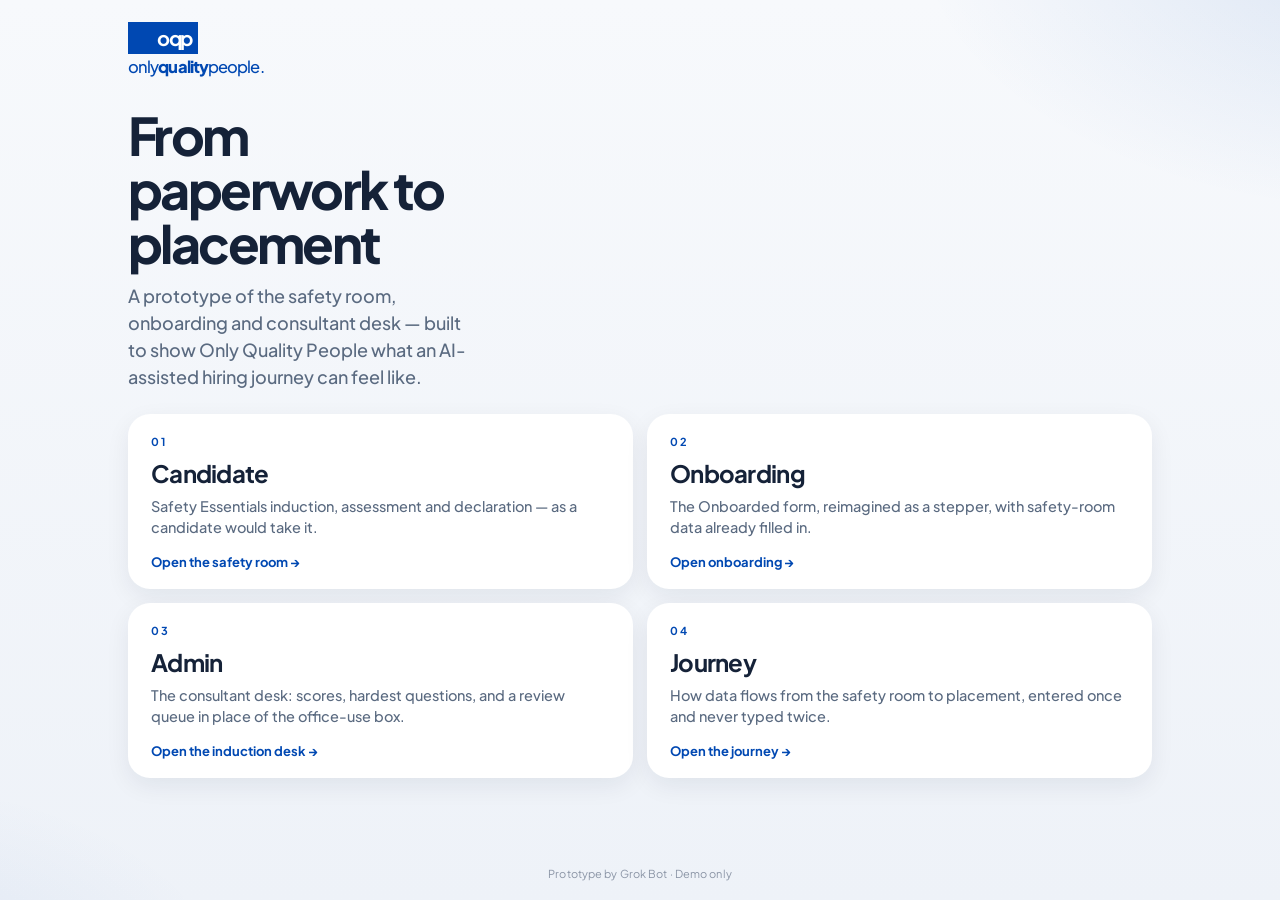
<file: index.html>
<!DOCTYPE html>
<html lang="en-AU">
<head>
<meta charset="UTF-8">
<meta name="viewport" content="width=device-width, initial-scale=1">
<meta name="robots" content="noindex, nofollow">
<title>Only Quality People · Prototype</title>
<link rel="stylesheet" href="theme.css">
<style>
body{min-height:100dvh;display:flex;flex-direction:column}
.page{flex:1;width:100%;max-width:1080px;margin:0 auto;padding:22px 28px 28px;display:flex;flex-direction:column}
.hero{margin:4px 0 24px;max-width:22em}
h1{margin:0 0 12px;font-size:clamp(36px,4.8vw,52px);letter-spacing:-.05em;color:var(--ink);font-weight:750;line-height:1.04}
.sub{margin:0;font-size:18px;color:var(--muted);font-weight:500;line-height:1.5}
.grid{display:grid;grid-template-columns:1fr 1fr;gap:14px}
a.tile{display:flex;flex-direction:column;justify-content:space-between;min-height:168px;background:#fff;border-radius:22px;padding:20px 22px 18px;text-decoration:none;color:inherit;box-shadow:var(--shadow-soft);border:1px solid transparent;transition:transform .18s ease, box-shadow .18s ease, border-color .18s ease}
a.tile:hover{transform:translateY(-2px);box-shadow:var(--shadow);border-color:var(--blue-soft)}
a.tile .n{font-size:11px;font-weight:700;letter-spacing:.14em;text-transform:uppercase;color:var(--blue)}
a.tile h2{margin:10px 0 8px;font-size:24px;letter-spacing:-.03em;color:var(--ink)}
a.tile p{margin:0;font-size:14.5px;color:var(--muted);line-height:1.45;font-weight:500}
a.tile .go{margin-top:16px;font-size:13px;font-weight:700;color:var(--blue)}
@media(max-width:700px){.grid{grid-template-columns:1fr}.page{padding:22px 18px}.hero{max-width:none}}
@media(prefers-reduced-motion:reduce){a.tile:hover{transform:none}}
</style>
</head>
<body>
  <div class="page">
    <header class="site-header">
      <a class="logo" href="index.html" aria-label="onlyqualitypeople">
        <span class="logo-mark">oqp</span>
        <span class="logo-word">only<b>quality</b>people.</span>
      </a>
    </header>
    <div class="hero">
      <h1>From paperwork to placement</h1>
      <p class="sub">A prototype of the safety room, onboarding and consultant desk — built to show Only Quality People what an AI-assisted hiring journey can feel like.</p>
    </div>
    <div class="grid">
      <a class="tile" href="candidate.html">
        <div><div class="n">01</div><h2>Candidate</h2><p>Safety Essentials induction, assessment and declaration — as a candidate would take it.</p></div>
        <span class="go">Open the safety room →</span>
      </a>
      <a class="tile" href="onboarding.html">
        <div><div class="n">02</div><h2>Onboarding</h2><p>The Onboarded form, reimagined as a stepper, with safety-room data already filled in.</p></div>
        <span class="go">Open onboarding →</span>
      </a>
      <a class="tile" href="admin.html">
        <div><div class="n">03</div><h2>Admin</h2><p>The consultant desk: scores, hardest questions, and a review queue in place of the office-use box.</p></div>
        <span class="go">Open the induction desk →</span>
      </a>
      <a class="tile" href="journey.html">
        <div><div class="n">04</div><h2>Journey</h2><p>How data flows from the safety room to placement, entered once and never typed twice.</p></div>
        <span class="go">Open the journey →</span>
      </a>
    </div>
  </div>
  <footer class="credit">Prototype by Grok Bot · Demo only</footer>
</body>
</html>
</file>
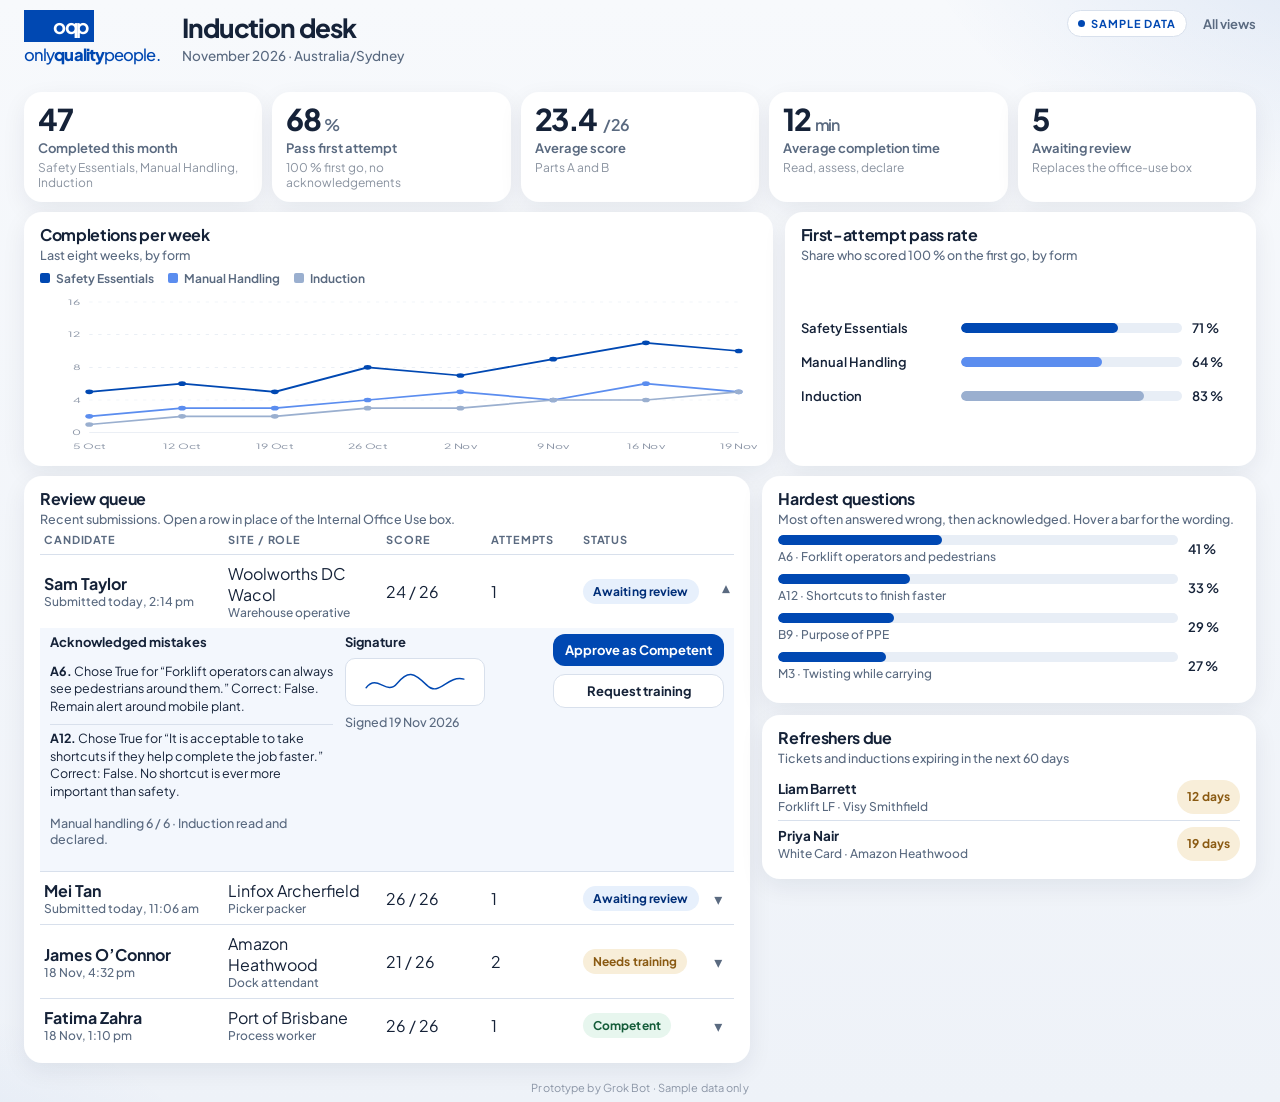
<file: admin.html>
<!DOCTYPE html>
<html lang="en-AU">
<head>
<meta charset="UTF-8">
<meta name="viewport" content="width=device-width, initial-scale=1">
<meta name="robots" content="noindex, nofollow">
<title>Induction desk · Only Quality People</title>
<link rel="stylesheet" href="theme.css">
<style>
body{color:var(--ink)}
.page{max-width:1520px;margin:0 auto;padding:16px 28px 16px;min-height:100dvh;display:flex;flex-direction:column}
.titles{display:flex;flex-direction:column;justify-content:flex-end}
.page > .credit{padding:10px 0 0}
.titles h1{margin:0;font-size:26px;letter-spacing:-.04em;color:var(--ink);font-weight:750}
.titles p{margin:3px 0 0;color:var(--muted);font-size:13.5px;font-weight:500}
.tag{display:inline-flex;align-items:center;gap:6px;font-size:11px;font-weight:700;letter-spacing:.08em;text-transform:uppercase;color:var(--blue);background:#fff;border:1px solid var(--line);border-radius:999px;padding:6px 10px}
.tag i{width:7px;height:7px;border-radius:50%;background:var(--blue);display:inline-block}
.header-left{display:flex;align-items:flex-end;gap:22px}

.kpis{display:grid;grid-template-columns:repeat(5,1fr);gap:12px;margin-bottom:14px}
.kpi{background:#fff;border-radius:18px;padding:16px 18px;box-shadow:var(--shadow-soft)}
.kpi .n{font-size:36px;font-weight:750;letter-spacing:-.05em;color:var(--ink);line-height:1}
.kpi .n small{font-size:16px;font-weight:600;margin-left:.2em;color:var(--muted)}
.kpi .l{margin-top:8px;font-size:13px;font-weight:650;color:var(--muted)}
.kpi .d{margin-top:4px;font-size:12px;color:#8a93a0}

.grid{display:grid;grid-template-columns:1.35fr .85fr;gap:12px;margin-bottom:12px;align-items:stretch}
.lower{display:grid;grid-template-columns:1.25fr .85fr;gap:12px;margin-bottom:8px;align-items:stretch;flex:1}
.stack{display:grid;gap:12px;align-content:start}
.card{background:#fff;border-radius:18px;padding:16px 20px 16px;box-shadow:var(--shadow-soft);display:flex;flex-direction:column;min-height:0}
.card h2{margin:0 0 2px;font-size:16px;letter-spacing:-.02em;color:var(--ink)}
.card .cap{margin:0 0 12px;font-size:12.5px;color:var(--muted);font-weight:500}

.legend{display:flex;gap:14px;flex-wrap:wrap;margin:0 0 8px;font-size:12px;font-weight:650;color:var(--muted)}
.legend span{display:flex;align-items:center;gap:6px}
.sw{width:10px;height:10px;border-radius:2px;display:inline-block}
.chart-wrap{position:relative;flex:1;min-height:240px}
.chart{position:absolute;inset:0;width:100%;height:100%;display:block}
.tip{position:absolute;background:var(--ink);color:#fff;font-size:12px;font-weight:600;line-height:1.4;padding:8px 10px;border-radius:8px;pointer-events:none;opacity:0;transform:translate(-50%,-120%);transition:opacity .12s ease;white-space:nowrap;z-index:4}
.tip.on{opacity:1}
.hot{cursor:pointer}

.fill-bars{display:flex;flex-direction:column;justify-content:space-evenly;flex:1;min-height:140px}
.bar-row{display:grid;grid-template-columns:150px 1fr 48px;gap:10px;align-items:center;margin:0;font-size:13px;font-weight:600;color:var(--ink)}
.bar-track{height:10px;background:var(--paper-2);border-radius:99px;overflow:hidden}
.bar-fill{height:100%;border-radius:99px;background:var(--blue)}
.hard .bar-row{grid-template-columns:1fr 52px;position:relative;margin:0 0 10px;cursor:default}
.qtip{position:absolute;left:0;bottom:calc(100% + 6px);background:var(--ink);color:#fff;font-size:12px;font-weight:500;line-height:1.4;padding:8px 10px;border-radius:8px;width:max(240px,100%);max-width:360px;opacity:0;pointer-events:none;transform:translateY(4px);transition:opacity .15s ease, transform .15s ease;z-index:3}
.hard .bar-row:hover .qtip,.hard .bar-row:focus-within .qtip{opacity:1;transform:none}

.due{display:grid;gap:0}
.due .row{display:grid;grid-template-columns:1fr auto;gap:8px;padding:8px 0;border-top:1px solid var(--line);font-size:13.5px}
.due .row:first-child{border-top:0}
.due strong{display:block;color:var(--ink);font-weight:700}
.due .m{color:var(--muted);font-size:12px;font-weight:500}

.qhead{display:grid;grid-template-columns:1.3fr 1.1fr .7fr .6fr .9fr 16px;gap:12px;padding:0 4px 8px;font-size:11px;font-weight:700;letter-spacing:.08em;text-transform:uppercase;color:var(--muted)}
.qrow{border-top:1px solid var(--line)}
.qsum{display:grid;grid-template-columns:1.3fr 1.1fr .7fr .6fr .9fr 16px;gap:12px;padding:10px 4px;width:100%;background:none;border:0;text-align:left;cursor:pointer;font:inherit;color:inherit;align-items:center}
.qsum:hover{background:var(--blue-mist)}
.qsum .name{font-weight:700;color:var(--ink)}
.qsum .sub{display:block;font-size:12px;color:var(--muted);font-weight:500}
.chev{transition:transform .2s ease;color:var(--muted)}
.qrow.open .chev{transform:rotate(180deg)}
.qbody{display:none;padding:0 4px 14px 4px;background:var(--blue-mist)}
.qrow.open .qbody{display:block}
.detail{display:grid;grid-template-columns:1.3fr .9fr auto;gap:18px;align-items:start;padding:10px 8px}
.detail h3{margin:0 0 8px;font-size:13px;color:var(--ink)}
.acks{margin:0;padding:0;list-style:none;display:grid;gap:8px;font-size:13.5px;line-height:1.45}
.acks li{padding:8px 0;border-top:1px solid var(--line)}
.acks li:first-child{border-top:0}
.sigthumb{width:160px;height:64px;background:#fff;border:1px solid var(--line);border-radius:10px;display:block}
.btns{display:flex;flex-direction:column;gap:8px}
.btns button{appearance:none;border:0;border-radius:12px;padding:10px 14px;font-weight:700;cursor:pointer;font-size:13px}
.btns .yes{background:var(--blue);color:#fff}
.btns .no{background:#fff;color:var(--ink);border:1px solid var(--line)}
@media(max-height:960px){
  .page{padding:10px 24px 8px}
  .kpis{margin-bottom:10px;gap:10px}
  .kpi{padding:12px 14px}
  .kpi .n{font-size:30px}
  .kpi .l{margin-top:6px}
  .chart-wrap{min-height:160px;height:160px;max-height:160px}
  .fill-bars{min-height:0;justify-content:center;gap:18px}
  .grid{margin-bottom:10px}
  .card{padding:12px 16px}
  .card .cap{margin:0 0 8px}
  .qsum{padding:8px 4px}
  .qbody{padding:0 4px 10px}
  .detail{padding:6px 6px;gap:12px}
  .acks{gap:4px;font-size:12.5px;line-height:1.4}
  .acks li{padding:5px 0}
  .sigthumb{width:140px;height:48px}
  .btns button{padding:8px 12px}
  .due .row{padding:6px 0}
}
@media(max-width:1100px){
  .kpis{grid-template-columns:repeat(3,1fr)}
  .grid,.lower{grid-template-columns:1fr}
  .qhead,.qsum{grid-template-columns:1.2fr 1fr .8fr 16px}
  .qhead span:nth-child(3),.qhead span:nth-child(4),
  .qsum span:nth-child(3),.qsum span:nth-child(4){display:none}
  .detail{grid-template-columns:1fr}
  .page{padding:16px 16px 32px}
}
</style>
</head>
<body>
  <div class="page">
    <header class="site-header">
      <div class="header-left">
        <a class="logo" href="index.html" aria-label="onlyqualitypeople">
          <span class="logo-mark">oqp</span>
          <span class="logo-word">only<b>quality</b>people.</span>
        </a>
        <div class="titles">
          <h1>Induction desk</h1>
          <p>November 2026 · Australia/Sydney</p>
        </div>
      </div>
      <div class="aside">
        <span class="tag"><i></i> Sample data</span>
        <a class="nav-link" href="index.html">All views</a>
      </div>
    </header>

    <section class="kpis" aria-label="This month">
      <article class="kpi"><div class="n">47</div><div class="l">Completed this month</div><div class="d">Safety Essentials, Manual Handling, Induction</div></article>
      <article class="kpi"><div class="n">68<small>%</small></div><div class="l">Pass first attempt</div><div class="d">100 % first go, no acknowledgements</div></article>
      <article class="kpi"><div class="n">23.4 <small>/ 26</small></div><div class="l">Average score</div><div class="d">Parts A and B</div></article>
      <article class="kpi"><div class="n">12<small> min</small></div><div class="l">Average completion time</div><div class="d">Read, assess, declare</div></article>
      <article class="kpi"><div class="n">5</div><div class="l">Awaiting review</div><div class="d">Replaces the office-use box</div></article>
    </section>

    <div class="grid">
      <article class="card" id="chartCard">
        <h2>Completions per week</h2>
        <p class="cap">Last eight weeks, by form</p>
        <div class="legend">
          <span><i class="sw" style="background:#0048B2"></i>Safety Essentials</span>
          <span><i class="sw" style="background:#5B8DEF"></i>Manual Handling</span>
          <span><i class="sw" style="background:#9AAFCF"></i>Induction</span>
        </div>
        <div class="chart-wrap">
          <div class="tip" id="chartTip"></div>
          <svg class="chart" id="weekChart" viewBox="0 0 640 240" preserveAspectRatio="none" role="img" aria-label="Weekly completions for three forms"></svg>
        </div>
      </article>
      <article class="card">
        <h2>First-attempt pass rate</h2>
        <p class="cap">Share who scored 100 % on the first go, by form</p>
        <div class="fill-bars">
        <div class="bar-row"><span>Safety Essentials</span><div class="bar-track"><div class="bar-fill" style="width:71%"></div></div><span>71 %</span></div>
        <div class="bar-row"><span>Manual Handling</span><div class="bar-track"><div class="bar-fill" style="width:64%;background:#5B8DEF"></div></div><span>64 %</span></div>
        <div class="bar-row"><span>Induction</span><div class="bar-track"><div class="bar-fill" style="width:83%;background:#9AAFCF"></div></div><span>83 %</span></div>
        </div>
      </article>
    </div>

    <div class="lower">
      <article class="card queue">
        <div style="padding:0 0 6px">
          <h2>Review queue</h2>
          <p class="cap" style="margin:0">Recent submissions. Open a row in place of the Internal Office Use box.</p>
        </div>
        <div class="qhead"><span>Candidate</span><span>Site / role</span><span>Score</span><span>Attempts</span><span>Status</span><span></span></div>

        <div class="qrow open" id="row1">
          <button class="qsum" type="button" aria-expanded="true">
            <span><span class="name">Sam Taylor</span><span class="sub">Submitted today, 2:14 pm</span></span>
            <span>Woolworths DC Wacol<br><span class="sub">Warehouse operative</span></span>
            <span>24 / 26</span>
            <span>1</span>
            <span><span class="chip wait">Awaiting review</span></span>
            <span class="chev">▾</span>
          </button>
          <div class="qbody">
            <div class="detail">
              <div>
                <h3>Acknowledged mistakes</h3>
                <ul class="acks">
                  <li><strong>A6.</strong> Chose True for “Forklift operators can always see pedestrians around them.” Correct: False. Remain alert around mobile plant.</li>
                  <li><strong>A12.</strong> Chose True for “It is acceptable to take shortcuts if they help complete the job faster.” Correct: False. No shortcut is ever more important than safety.</li>
                </ul>
                <p class="cap" style="margin-top:10px">Manual handling 6 / 6 · Induction read and declared.</p>
              </div>
              <div>
                <h3>Signature</h3>
                <svg class="sigthumb" viewBox="0 0 160 64" aria-label="Signature of Sam Taylor">
                  <path d="M12 40 C 28 20, 40 52, 55 34 S 78 18, 96 36 124 22, 148 28" fill="none" stroke="#0048B2" stroke-width="2" stroke-linecap="round"/>
                </svg>
                <p class="cap" style="margin-top:8px">Signed 19 Nov 2026</p>
              </div>
              <div class="btns">
                <button class="yes" type="button" id="approve">Approve as Competent</button>
                <button class="no" type="button" id="train">Request training</button>
              </div>
            </div>
          </div>
        </div>

        <div class="qrow">
          <button class="qsum" type="button" aria-expanded="false">
            <span><span class="name">Mei Tan</span><span class="sub">Submitted today, 11:06 am</span></span>
            <span>Linfox Archerfield<br><span class="sub">Picker packer</span></span>
            <span>26 / 26</span>
            <span>1</span>
            <span><span class="chip wait">Awaiting review</span></span>
            <span class="chev">▾</span>
          </button>
          <div class="qbody"><p class="cap" style="padding:4px 0 8px">All 26 assessment questions and 6 manual handling checks correct. No acknowledgements.</p></div>
        </div>
        <div class="qrow">
          <button class="qsum" type="button" aria-expanded="false">
            <span><span class="name">James O’Connor</span><span class="sub">18 Nov, 4:32 pm</span></span>
            <span>Amazon Heathwood<br><span class="sub">Dock attendant</span></span>
            <span>21 / 26</span>
            <span>2</span>
            <span><span class="chip warn">Needs training</span></span>
            <span class="chev">▾</span>
          </button>
        </div>
        <div class="qrow">
          <button class="qsum" type="button" aria-expanded="false">
            <span><span class="name">Fatima Zahra</span><span class="sub">18 Nov, 1:10 pm</span></span>
            <span>Port of Brisbane<br><span class="sub">Process worker</span></span>
            <span>26 / 26</span>
            <span>1</span>
            <span><span class="chip ok">Competent</span></span>
            <span class="chev">▾</span>
          </button>
        </div>
      </article>

      <div class="stack">
        <article class="card hard">
          <h2>Hardest questions</h2>
          <p class="cap">Most often answered wrong, then acknowledged. Hover a bar for the wording.</p>
          <div class="bar-row" tabindex="0">
            <div>
              <div class="qtip">“Forklift operators can always see pedestrians around them.” Correct answer: False.</div>
              <div class="bar-track"><div class="bar-fill" style="width:41%"></div></div>
              <div style="margin-top:4px;font-size:12px;color:var(--muted);font-weight:500">A6 · Forklift operators and pedestrians</div>
            </div>
            <span>41 %</span>
          </div>
          <div class="bar-row" tabindex="0">
            <div>
              <div class="qtip">“It is acceptable to take shortcuts if they help complete the job faster.” Correct answer: False.</div>
              <div class="bar-track"><div class="bar-fill" style="width:33%"></div></div>
              <div style="margin-top:4px;font-size:12px;color:var(--muted);font-weight:500">A12 · Shortcuts to finish faster</div>
            </div>
            <span>33 %</span>
          </div>
          <div class="bar-row" tabindex="0">
            <div>
              <div class="qtip">“What is the main purpose of Personal Protective Equipment (PPE)?” Correct answer: To reduce injury risk when hazards cannot be eliminated.</div>
              <div class="bar-track"><div class="bar-fill" style="width:29%"></div></div>
              <div style="margin-top:4px;font-size:12px;color:var(--muted);font-weight:500">B9 · Purpose of PPE</div>
            </div>
            <span>29 %</span>
          </div>
          <div class="bar-row" tabindex="0">
            <div>
              <div class="qtip">“I should twist my back while carrying a load if it saves time.” Correct answer: False.</div>
              <div class="bar-track"><div class="bar-fill" style="width:27%"></div></div>
              <div style="margin-top:4px;font-size:12px;color:var(--muted);font-weight:500">M3 · Twisting while carrying</div>
            </div>
            <span>27 %</span>
          </div>
        </article>
        <article class="card">
          <h2>Refreshers due</h2>
          <p class="cap">Tickets and inductions expiring in the next 60 days</p>
          <div class="due">
            <div class="row"><div><strong>Liam Barrett</strong><span class="m">Forklift LF · Visy Smithfield</span></div><span class="chip warn">12 days</span></div>
            <div class="row"><div><strong>Priya Nair</strong><span class="m">White Card · Amazon Heathwood</span></div><span class="chip warn">19 days</span></div>
          </div>
        </article>
      </div>
    </div>
    <footer class="credit">Prototype by Grok Bot · Sample data only</footer>
  </div>
<script>
document.querySelectorAll(".qsum").forEach(btn=>{
  btn.addEventListener("click", ()=>{
    const row=btn.parentElement;
    const open=row.classList.contains("open");
    document.querySelectorAll(".qrow").forEach(r=>{r.classList.remove("open"); r.querySelector(".qsum").setAttribute("aria-expanded","false")});
    if(!open){row.classList.add("open"); btn.setAttribute("aria-expanded","true")}
  });
});
const chip=document.querySelector("#row1 .chip");
document.getElementById("approve").addEventListener("click",()=>{ chip.className="chip ok"; chip.textContent="Competent"; });
document.getElementById("train").addEventListener("click",()=>{ chip.className="chip warn"; chip.textContent="Needs training"; });

(function(){
  const labels=["5 Oct","12 Oct","19 Oct","26 Oct","2 Nov","9 Nov","16 Nov","19 Nov"];
  const series=[
    {name:"Safety Essentials", color:"#0048B2", values:[5,6,5,8,7,9,11,10]},
    {name:"Manual Handling", color:"#5B8DEF", values:[2,3,3,4,5,4,6,5]},
    {name:"Induction", color:"#9AAFCF", values:[1,2,2,3,3,4,4,5]}
  ];
  const svg=document.getElementById("weekChart");
  const tip=document.getElementById("chartTip");
  const W=640,H=240,padL=44,padR=16,padT=12,padB=32;
  const maxY=16;
  const xAt=(i)=> padL + i*((W-padL-padR)/(labels.length-1));
  const yAt=(v)=> padT + (1-v/maxY)*(H-padT-padB);
  let g="";
  // grid + axes
  for(let v=0;v<=16;v+=4){
    const y=yAt(v);
    g+=`<line x1="${padL}" y1="${y}" x2="${W-padR}" y2="${y}" stroke="#E4EAF2" stroke-dasharray="${v===0?"":"3 5"}"/>`;
    g+=`<text x="${padL-8}" y="${y+4}" text-anchor="end" fill="#8B95A6" font-size="11" font-family="Plus Jakarta Sans, Inter, sans-serif">${v}</text>`;
  }
  labels.forEach((lb,i)=>{
    g+=`<text x="${xAt(i)}" y="${H-8}" text-anchor="middle" fill="#8B95A6" font-size="11" font-family="Plus Jakarta Sans, Inter, sans-serif">${lb}</text>`;
  });
  series.forEach(s=>{
    const pts=s.values.map((v,i)=>`${xAt(i)},${yAt(v)}`).join(" ");
    g+=`<polyline fill="none" stroke="${s.color}" stroke-width="2.6" stroke-linejoin="round" stroke-linecap="round" points="${pts}"/>`;
    s.values.forEach((v,i)=>{
      g+=`<circle class="hot" data-i="${i}" data-s="${s.name}" data-v="${v}" cx="${xAt(i)}" cy="${yAt(v)}" r="8" fill="transparent"/>`;
      g+=`<circle cx="${xAt(i)}" cy="${yAt(v)}" r="3.5" fill="${s.color}" pointer-events="none"/>`;
    });
  });
  svg.innerHTML=g;
  const wrap=svg.parentElement;
  svg.querySelectorAll("circle.hot").forEach(el=>{
    el.addEventListener("mouseenter",()=>{
      const i=+el.dataset.i;
      const bits=series.map(s=>`${s.name}: ${s.values[i]}`).join(" · ");
      tip.textContent=labels[i]+" — "+bits;
      const rect=wrap.getBoundingClientRect();
      const srect=svg.getBoundingClientRect();
      const cx=el.getAttribute("cx")/W*srect.width + (srect.left-rect.left);
      const cy=el.getAttribute("cy")/H*srect.height + (srect.top-rect.top);
      tip.style.left=cx+"px";
      tip.style.top=cy+"px";
      tip.classList.add("on");
    });
    el.addEventListener("mouseleave",()=>tip.classList.remove("on"));
  });
})();
</script>
</body>
</html>
</file>
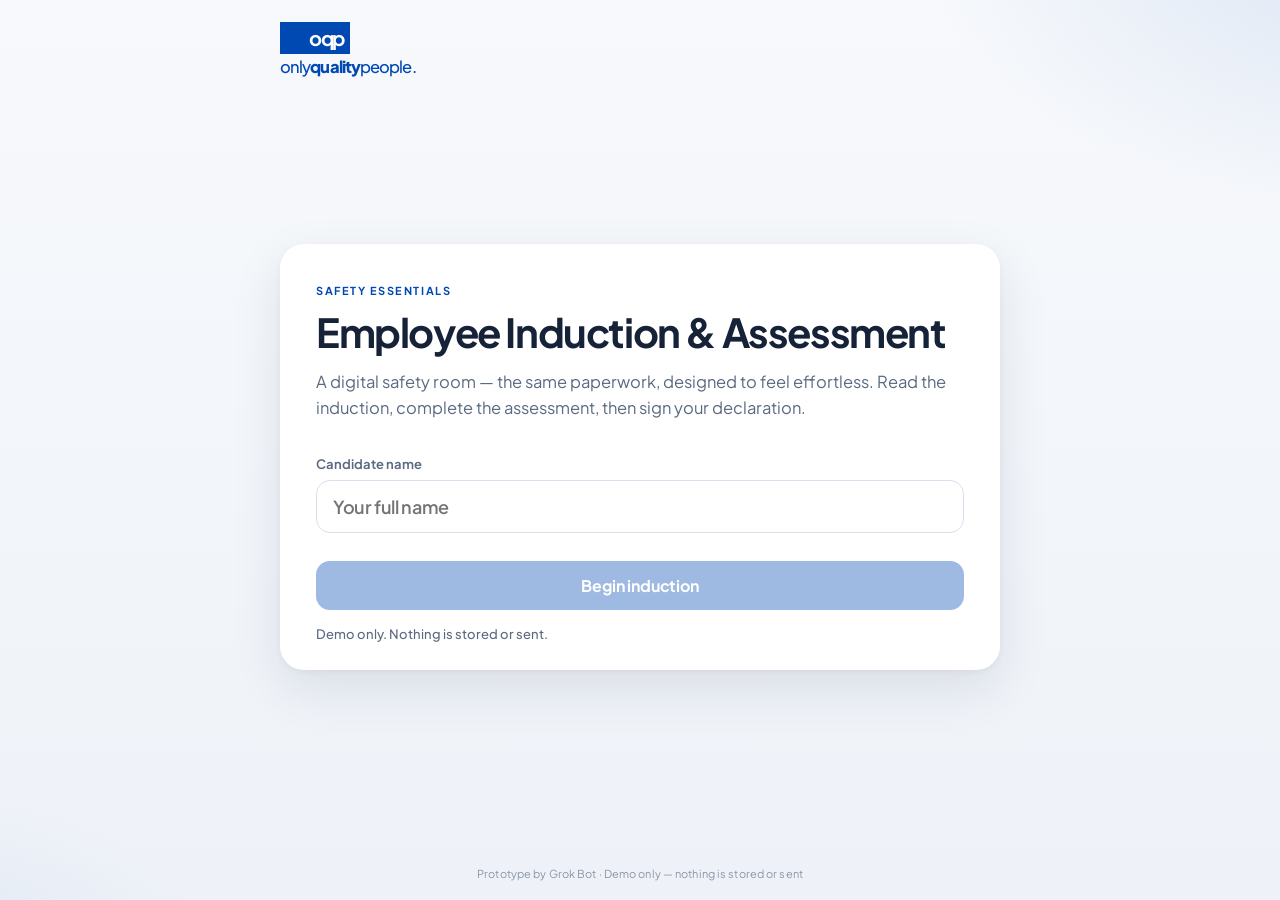
<file: candidate.html>
<!DOCTYPE html>
<html lang="en-AU">
<head>
<meta charset="UTF-8">
<meta name="viewport" content="width=device-width, initial-scale=1, viewport-fit=cover">
<meta name="robots" content="noindex, nofollow">
<title>Safety Essentials · Only Quality People</title>
<link rel="stylesheet" href="theme.css">
<style>
body{display:flex;flex-direction:column;min-height:100dvh}
.wrap{flex:1;display:flex;flex-direction:column;align-items:center;padding:22px 20px 36px;width:100%;max-width:760px;margin:0 auto}
.progress{display:flex;align-items:center;gap:10px;color:var(--muted);font-size:13px;font-weight:600}
.ring{width:44px;height:44px;display:block}
.ring circle{fill:none;stroke-width:3.5;transform:rotate(-90deg);transform-origin:50% 50%}
.ring .track{stroke:var(--line)}
.ring .val{stroke:var(--blue);stroke-linecap:round;transition:stroke-dashoffset .6s cubic-bezier(.4,0,.2,1)}
.progress .meta{display:flex;flex-direction:column;line-height:1.2}
.progress .meta small{font-weight:500;color:var(--muted);font-size:11px}

.deck{position:relative;width:100%;margin:auto 0}
.deck .peek{position:absolute;left:4%;right:4%;top:0;height:100%;border-radius:var(--radius);background:#fff;box-shadow:var(--shadow-soft);pointer-events:none}
.deck .peek.one{transform:translateY(12px) scale(.985);opacity:.95;z-index:0}
.deck .peek.two{transform:translateY(24px) scale(.97);opacity:.7;z-index:0}
.scene{position:relative;z-index:2;perspective:1800px}
.flipper{position:relative;transform-style:preserve-3d;transition:transform .6s cubic-bezier(.4,0,.2,1)}
.flipper.is-flipped{transform:rotateY(-180deg)}
.face{background:var(--card);border-radius:var(--radius);box-shadow:var(--shadow);backface-visibility:hidden;-webkit-backface-visibility:hidden;padding:26px 36px 28px;min-height:0;display:flex;flex-direction:column;overflow:hidden;position:relative}
.face.back{position:absolute;inset:0;transform:rotateY(180deg)}
.face.front{position:relative}
.face.compact{min-height:0}

.card-bar{position:absolute;left:20px;right:20px;top:10px;height:4px;background:var(--blue-soft);border-radius:99px;overflow:hidden}
.card-bar span{display:block;height:100%;background:var(--blue);border-radius:99px;min-width:8px;transition:width .45s cubic-bezier(.4,0,.2,1)}

.kicker{font-size:11px;font-weight:700;letter-spacing:.14em;text-transform:uppercase;color:var(--blue);margin:14px 0 12px}
h1,h2{font-weight:700;letter-spacing:-.035em;margin:0 0 14px;line-height:1.15;color:var(--ink)}
h1{font-size:clamp(28px,4.4vw,40px)}
h2{font-size:clamp(24px,3.6vw,32px)}
.lead,.prose{font-size:16.5px;line-height:1.55;color:var(--ink);margin:0 0 14px}
.prose p{margin:0 0 12px}
.prose p:last-child{margin:0}
.muted{color:var(--muted)}
.slogan{font-weight:700;color:var(--ink);letter-spacing:-.03em;margin:18px 0 0;font-size:16px}
.list{margin:8px 0 0;padding:0;list-style:none;display:grid;gap:10px}
.list li{position:relative;padding-left:18px;font-size:15.5px;line-height:1.45}
.list li:before{content:"";position:absolute;left:0;top:.55em;width:7px;height:7px;border-radius:50%;background:var(--blue)}
.steps{margin:6px 0 0;padding:0;list-style:none;display:grid;gap:12px}
.steps li{display:grid;grid-template-columns:28px 1fr;gap:10px;align-items:start;font-size:15.5px;line-height:1.45}
.steps .n{width:28px;height:28px;border-radius:50%;background:var(--blue);color:#fff;font-size:12px;font-weight:700;display:flex;align-items:center;justify-content:center}

.prompt{font-size:clamp(26px,3.6vw,40px);font-weight:700;letter-spacing:-.035em;line-height:1.2;color:var(--ink);margin:4px 0 22px}
.choices{display:grid;gap:10px;margin-top:4px}
.choices.tf{grid-template-columns:1fr 1fr}
.choice{appearance:none;border:1px solid var(--line);background:#fff;border-radius:16px;padding:16px 18px;font-size:17px;font-weight:650;color:var(--ink);text-align:left;cursor:pointer;transition:transform .18s ease, box-shadow .18s ease, border-color .18s ease, background .18s ease;box-shadow:0 1px 0 rgba(21,34,56,.03)}
.choices.tf .choice{text-align:center;padding:20px 16px;font-size:20px}
.choice:hover{border-color:var(--blue);transform:translateY(-1px);box-shadow:var(--shadow-soft)}
.choice:focus-visible{outline:2px solid var(--blue);outline-offset:3px}
.choice:disabled{cursor:default;transform:none}

.field{display:flex;flex-direction:column;gap:8px;margin:22px 0 28px}
.field label{font-size:13px;font-weight:650;color:var(--muted)}
.field input[type=text]{border:1px solid var(--line);border-radius:14px;padding:14px 16px;font-size:18px;font-weight:600;color:var(--ink);background:#fff;letter-spacing:-.02em}
.field input:focus{outline:2px solid var(--blue);outline-offset:2px;border-color:transparent}
.ack{display:flex;align-items:flex-start;gap:12px;margin-top:auto;padding-top:8px;cursor:pointer;user-select:none}
.ack input{appearance:none;width:22px;height:22px;margin:1px 0 0;border:1.5px solid var(--blue);border-radius:6px;background:#fff;display:grid;place-items:center;flex:none;cursor:pointer;transition:background .15s ease}
.ack input:checked{background:var(--blue)}
.ack input:checked:after{content:"";width:5px;height:9px;border:solid #fff;border-width:0 2px 2px 0;transform:rotate(45deg);display:block;margin-bottom:2px}
.ack span{font-size:15px;line-height:1.4;font-weight:600;color:var(--ink)}
.hint{font-size:13px;color:var(--muted);margin:16px 0 0;font-weight:500}
.tap{margin-top:auto;padding-top:20px;font-size:13px;color:var(--muted);font-weight:600;letter-spacing:.02em}

.check-overlay{position:absolute;inset:0;display:flex;align-items:center;justify-content:center;background:rgba(255,255,255,.78);border-radius:var(--radius);opacity:0;pointer-events:none;z-index:5}
.check-overlay.show{opacity:1}
.check-burst{position:relative;width:96px;height:96px}
.check-burst .rip{position:absolute;inset:0;border-radius:50%;border:2px solid var(--ok);opacity:0}
.check-overlay.show .rip{animation:rip .7s cubic-bezier(.2,.7,.2,1) forwards}
.check-burst svg{width:96px;height:96px;display:block;transform:scale(.7);opacity:0}
.check-overlay.show svg{animation:pop .55s cubic-bezier(.2,1.4,.3,1) forwards}
@keyframes pop{0%{transform:scale(.6);opacity:0}70%{transform:scale(1.08);opacity:1}100%{transform:scale(1);opacity:1}}
@keyframes rip{0%{transform:scale(.6);opacity:.7}100%{transform:scale(1.55);opacity:0}}
.check-burst path{fill:none;stroke:var(--ok);stroke-width:5;stroke-linecap:round;stroke-linejoin:round;stroke-dasharray:40;stroke-dashoffset:40}
.check-overlay.show path{animation:draw .45s .12s cubic-bezier(.4,0,.2,1) forwards}
@keyframes draw{to{stroke-dashoffset:0}}

.explain{display:flex;flex-direction:column;flex:1}
.explain .status{display:flex;align-items:center;gap:10px;margin:0 0 16px}
.explain .status svg{width:28px;height:28px;flex:none}
.explain h2{margin:0}
.panel{display:flex;gap:12px;align-items:flex-start;padding:14px 16px;border-radius:14px;margin:0 0 10px}
.panel svg{width:22px;height:22px;flex:none;margin-top:1px}
.panel .lbl{font-size:11px;font-weight:700;letter-spacing:.1em;text-transform:uppercase;margin:0 0 2px}
.panel .val{font-size:16px;font-weight:650;line-height:1.35}
.panel.you{background:var(--bad-bg);color:var(--bad-ink)}
.panel.right{background:var(--ok-bg);color:var(--ok-ink);border:1.5px solid #B7E4C7;padding:16px 16px}
.panel.right .val{font-size:18px;font-weight:750}
.why{font-size:16px;line-height:1.5;margin:8px 0 20px}
.ack.fancy{background:var(--blue-mist);border-radius:14px;padding:14px 16px;margin-top:auto;border:1px solid var(--blue-soft)}
.ack.fancy input{width:24px;height:24px;border-radius:7px;border-width:2px}

.metrics{display:grid;grid-template-columns:1fr 1fr;gap:16px;margin:8px 0 22px}
.metric{background:var(--blue-mist);border-radius:16px;padding:16px 18px}
.metric .num{font-size:32px;font-weight:750;letter-spacing:-.04em;color:var(--ink);line-height:1}
.metric .num small{font-size:16px;font-weight:600;margin-left:.2em;color:var(--muted)}
.metric .lbl{font-size:12px;font-weight:650;color:var(--muted);margin-top:6px}
.scorewrap{display:flex;align-items:center;gap:24px;margin:4px 0 20px}
.score-ring{width:132px;height:132px;flex:none}
.score-ring circle{fill:none;stroke-width:10;transform:rotate(-90deg);transform-origin:50% 50%}
.bigscore{font-size:42px;font-weight:750;letter-spacing:-.05em;color:var(--ink);line-height:1}
.bigscore small{font-size:18px;font-weight:600;margin-left:.2em;color:var(--muted)}
.acks{margin:0;padding:0;list-style:none;display:grid;gap:10px}
.acks li{padding:12px 0;border-top:1px solid var(--line);font-size:14.5px;line-height:1.45}
.acks li:first-child{border-top:0}
.acks strong{display:block;color:var(--ink);margin-bottom:2px}
.stamp{margin-top:18px;font-size:13px;color:var(--muted);font-weight:600}

.declare .legal{font-size:14.5px;line-height:1.45;color:var(--ink)}
.declare .legal p{margin:0 0 8px}
.sigbox{border:1px solid var(--line);border-radius:16px;background:#fff;overflow:hidden;margin:8px 0 8px}
.sigbox canvas{display:block;width:100%;height:96px;touch-action:none;cursor:crosshair}
.sigbar{display:flex;justify-content:space-between;align-items:center;padding:8px 12px;border-top:1px solid var(--line);background:var(--blue-mist)}
.sigbar button,.texty{background:none;border:0;color:var(--blue);font-size:12px;font-weight:700;cursor:pointer;padding:4px}
.typed{width:100%;border:0;border-top:1px solid var(--line);padding:16px;font-size:28px;font-style:italic;font-weight:500;color:var(--ink)}
.row2{display:grid;grid-template-columns:1fr 1fr;gap:12px}

.timeline{list-style:none;margin:8px 0 0;padding:0;display:grid;gap:0}
.timeline li{display:grid;grid-template-columns:20px 1fr;gap:14px;position:relative;padding:0 0 18px}
.timeline li:before{content:"";position:absolute;left:9px;top:18px;bottom:0;width:1.5px;background:var(--line)}
.timeline li:last-child{padding-bottom:0}
.timeline li:last-child:before{display:none}
.dot{width:20px;height:20px;border-radius:50%;background:var(--blue);box-shadow:0 0 0 4px var(--blue-soft);position:relative;z-index:1}
.timeline h3{margin:0 0 2px;font-size:15px;color:var(--ink)}
.timeline p{margin:0;font-size:13.5px;color:var(--muted);line-height:1.45}
.actions{display:flex;flex-wrap:wrap;gap:10px;margin-top:22px}
.admin-link{margin-top:22px;font-size:13px}
.admin-link a{color:var(--muted);font-weight:600;text-decoration:none;border-bottom:1px solid var(--line)}
.admin-link a:hover{color:var(--ink)}

@media(max-width:520px){
  .wrap{padding:18px 16px 36px}
  .face{padding:22px 20px 22px;min-height:0}
  .prompt{font-size:26px;margin-bottom:18px}
  .choices.tf{gap:10px}
  .metrics,.row2{grid-template-columns:1fr}
  .scorewrap{flex-direction:column;align-items:flex-start}
}
@media(prefers-reduced-motion:reduce){
  .flipper{transition:none}
  .choice,.btn,.ring .val,.check-burst svg,.check-burst .rip,.check-burst path{transition:none;animation:none}
  .check-overlay.show svg{transform:none;opacity:1}
  .check-overlay.show path{stroke-dashoffset:0}
}
@media print{
  body{background:#fff}
  .site-header .aside,footer.credit,.admin-link,.actions .btn.ghost,.peek,.card-bar{display:none!important}
  .face,.flipper,.scene,.deck{box-shadow:none;transform:none!important;position:static}
  .wrap{max-width:none}
}
</style>
</head>
<body>
  <div class="wrap">
    <header class="site-header">
      <a class="logo" href="index.html" aria-label="onlyqualitypeople">
        <span class="logo-mark">oqp</span>
        <span class="logo-word">only<b>quality</b>people.</span>
      </a>
      <div class="aside">
      <div class="progress" id="prog" hidden>
        <svg class="ring" viewBox="0 0 44 44" aria-hidden="true">
          <circle class="track" cx="22" cy="22" r="18"></circle>
          <circle class="val" cx="22" cy="22" r="18" id="ringVal"></circle>
        </svg>
        <div class="meta">
          <span id="progNum"></span>
          <small id="progLabel"></small>
        </div>
      </div>
      </div>
    </header>

    <div class="deck" id="deck">
      <div class="peek two" id="peek2"></div>
      <div class="peek one" id="peek1"></div>
      <div class="scene">
        <div class="flipper" id="flipper">
          <div class="face front" id="front"></div>
          <div class="face back" id="back"></div>
        </div>
        <div class="check-overlay" id="check" aria-hidden="true">
          <div class="check-burst">
            <div class="rip"></div>
            <svg viewBox="0 0 86 86">
              <circle cx="43" cy="43" r="40" fill="#E7F6EE" stroke="#1F7A4D" stroke-width="3"></circle>
              <path d="M26 44 l12 12 22-24"></path>
            </svg>
          </div>
        </div>
      </div>
    </div>
  </div>
  <footer class="credit">Prototype by Grok Bot · Demo only — nothing is stored or sent</footer>

<script>
const $ = (id) => document.getElementById(id);
const reduce = window.matchMedia("(prefers-reduced-motion: reduce)").matches;
const CIRC = 2 * Math.PI * 18;

const INDUCTION = [
  {
    kicker: "Employee induction",
    title: "Welcome to Only Quality People",
    html: `
      <div class="prose">
        <p>Welcome to Only Quality People (OQP).</p>
        <p>At OQP, safety is everyone’s responsibility. Every employee represents Only Quality People while working at our clients’ sites. The way we work reflects our values, our professionalism and our commitment to safety.</p>
        <p>Whether you’re working in a warehouse, distribution centre, manufacturing facility or transport operation, your actions matter. By following safe work practices, speaking up when something doesn’t look right and looking after those around you, you help create a safer workplace for everyone.</p>
        <p><strong>No deadline, production target or shortcut is ever more important than your safety.</strong></p>
      </div>
      <p class="slogan">Every Shift. Every Site. Every Person.</p>`
  },
  {
    kicker: "Employee induction",
    title: "Your Safety Responsibilities",
    html: `
      <p class="lead">As an OQP employee, you are expected to:</p>
      <ul class="list">
        <li>Follow all workplace rules, procedures and site instructions.</li>
        <li>Wear the required Personal Protective Equipment (PPE) and only operate equipment you are trained and authorised to use.</li>
        <li>Use safe manual handling techniques and remain alert around forklifts, vehicles and moving equipment.</li>
        <li>Keep your work area clean and report hazards, incidents, near misses or damaged equipment immediately.</li>
        <li>Arrive fit for work and treat everyone with professionalism and respect.</li>
      </ul>`
  },
  {
    kicker: "Employee induction",
    title: "Common Workplace Hazards",
    html: `
      <p class="lead">Common hazards include:</p>
      <ul class="list">
        <li>Operating forklifts and mobile plant</li>
        <li>Manual handling and repetitive lifting</li>
        <li>Slips, trips and falls</li>
        <li>Falling objects</li>
        <li>Loading and unloading activities</li>
        <li>Hazardous chemicals</li>
        <li>Heat stress and fatigue</li>
        <li>Poor housekeeping and unsafe workplace behaviours</li>
      </ul>
      <p class="lead" style="margin-top:16px">Recognising hazards early and reporting them helps prevent injuries and creates a safer workplace for everyone.</p>`
  },
  {
    kicker: "Employee induction",
    title: "STOP · ASK · REPORT",
    html: `
      <p class="lead">If something doesn’t look right:</p>
      <ol class="steps">
        <li><span class="n">1</span><div><strong>STOP</strong> — Pause the task if you believe it is unsafe.</div></li>
        <li><span class="n">2</span><div><strong>ASK</strong> — Seek guidance from your supervisor or site representative.</div></li>
        <li><span class="n">3</span><div><strong>REPORT</strong> — Report hazards, incidents and near misses immediately.</div></li>
      </ol>
      <p class="slogan">Speaking up today could prevent an injury tomorrow.</p>`
  },
  {
    kicker: "Employee induction",
    title: "Emergency Preparedness",
    html: `
      <p class="lead">Before starting work, make sure you know:</p>
      <ul class="list">
        <li>Emergency exits &amp; Evacuation assembly area</li>
        <li>First aid equipment</li>
        <li>Emergency procedures</li>
        <li>Who to report emergencies to</li>
      </ul>
      <p class="lead" style="margin-top:16px">Remain calm during an emergency and always follow site procedures and the instructions of authorised personnel.</p>`
  }
];

const GATES = {
  A: {
    kicker: "Safety assessment",
    title: "Part A · True or false",
    body: "Sixteen short statements on the safety principles you have just read. Tap a card to begin, or it will start on its own.",
    total: 16
  },
  B: {
    kicker: "Safety assessment",
    title: "Part B · Multiple choice",
    body: "Ten questions. Choose the one most appropriate answer for each.",
    total: 10
  },
  M: {
    kicker: "Manual handling essentials",
    title: "Safe manual handling",
    body: "",
    html: `
      <div class="prose">
        <p>Manual handling includes lifting, lowering, carrying, pushing, pulling and moving items by hand or bodily force. Always follow site procedures and assess the task before moving a load.</p>
      </div>
      <ol class="steps">
        <li><span class="n">1</span><div><strong>Assess</strong> — Check the load’s weight, size, shape, stability and grip. Do not guess your capacity.</div></li>
        <li><span class="n">2</span><div><strong>Plan</strong> — Clear the route, check the destination and look for trip hazards, obstacles and pinch points.</div></li>
        <li><span class="n">3</span><div><strong>Get help / use an aid</strong> — Use a trolley, pallet jack or other approved aid where suitable. Ask for help with heavy, bulky, unstable or awkward loads.</div></li>
        <li><span class="n">4</span><div><strong>Position</strong> — Stand close, feet stable and balanced. Keep the load close to your body.</div></li>
        <li><span class="n">5</span><div><strong>Lift smoothly</strong> — Bend at the hips and knees, keep your back in a comfortable neutral position and use your legs.</div></li>
        <li><span class="n">6</span><div><strong>Move safely</strong> — Keep the load close and in view. Do not twist your back; turn by moving your feet. Walk — do not rush.</div></li>
        <li><span class="n">7</span><div><strong>Lower &amp; report</strong> — Lower in a controlled way. Stop if unsafe or in pain, and report hazards, discomfort, injuries and near misses.</div></li>
      </ol>
      <p class="slogan">STOP · ASK · REPORT — never force a lift or continue through pain.</p>`,
    total: 6,
    ack: true
  }
};

const QUESTIONS = [
  {id:"A1",part:"A",kind:"tf",prompt:"Every OQP employee has a responsibility to help maintain a safe workplace.",answer:"True",reason:"Every employee has an important role in maintaining a safe workplace."},
  {id:"A2",part:"A",kind:"tf",prompt:"You should only operate equipment if you have been trained, authorised and deemed competent.",answer:"True",reason:"Only operate equipment you are trained, authorised and deemed competent to use."},
  {id:"A3",part:"A",kind:"tf",prompt:"It is acceptable to ignore a hazard and fail to report it.",answer:"False",reason:"If you identify a hazard, report it immediately. You will always be supported for making the safe decision."},
  {id:"A4",part:"A",kind:"tf",prompt:"Wearing the required Personal Protective Equipment (PPE) is an important part of working safely.",answer:"True",reason:"Required PPE is an important part of working safely."},
  {id:"A5",part:"A",kind:"tf",prompt:"Near misses should always be reported to ensure they are investigated asap.",answer:"True",reason:"Near misses should always be reported so they can be investigated."},
  {id:"A6",part:"A",kind:"tf",prompt:"Forklift operators can always see pedestrians around them.",answer:"False",reason:"Forklift operators cannot always see pedestrians around them. Remain alert around mobile plant."},
  {id:"A7",part:"A",kind:"tf",prompt:"Good housekeeping helps prevent slips, trips and falls.",answer:"True",reason:"Good housekeeping helps prevent slips, trips and falls."},
  {id:"A8",part:"A",kind:"tf",prompt:"If you feel fatigued or unwell before work, you should notify your supervisor.",answer:"True",reason:"If you feel fatigued or unwell, notify your supervisor before starting work."},
  {id:"A9",part:"A",kind:"tf",prompt:"Bullying, harassment and inappropriate workplace behaviour can affect workplace safety.",answer:"True",reason:"Bullying, harassment and inappropriate behaviour can affect workplace safety."},
  {id:"A10",part:"A",kind:"tf",prompt:"Every employee has the authority to stop work if they believe a task is unsafe.",answer:"True",reason:"Every employee has the authority to stop work if they believe a task is unsafe."},
  {id:"A11",part:"A",kind:"tf",prompt:"Employees should report damaged equipment before using it.",answer:"True",reason:"Stop using damaged equipment and report it before using it."},
  {id:"A12",part:"A",kind:"tf",prompt:"It is acceptable to take shortcuts if they help complete the job faster.",answer:"False",reason:"No deadline, production target or shortcut is ever more important than your safety."},
  {id:"A13",part:"A",kind:"tf",prompt:"You should know the location of emergency exits and assembly areas before commencing work.",answer:"True",reason:"Know emergency exits and assembly areas before you start work."},
  {id:"A14",part:"A",kind:"tf",prompt:"Safe manual handling techniques help reduce the risk of workplace injuries.",answer:"True",reason:"Safe manual handling techniques help reduce the risk of workplace injuries."},
  {id:"A15",part:"A",kind:"tf",prompt:"Reporting hazards helps prevent future incidents and injuries.",answer:"True",reason:"Reporting hazards early helps prevent future incidents and injuries."},
  {id:"A16",part:"A",kind:"tf",prompt:"Asking questions when you are unsure is an important part of working safely.",answer:"True",reason:"If you are unsure about a task, stop and ask."},
  {id:"B1",part:"B",kind:"mc",prompt:"What should you do if you identify a hazard in your work area?",options:[
    {key:"A",text:"Ignore it if nobody has been injured"},
    {key:"B",text:"Report it to your supervisor or site representative as soon as possible"},
    {key:"C",text:"Wait until the end of your shift"},
    {key:"D",text:"Continue working as normal"}
  ],answer:"B",reason:"Report a hazard to your supervisor or site representative as soon as possible."},
  {id:"B2",part:"B",kind:"mc",prompt:"Which of the following is considered a common workplace hazard?",options:[
    {key:"A",text:"Operating forklifts and other mobile plant"},
    {key:"B",text:"Office furniture"},
    {key:"C",text:"Lunchrooms"},
    {key:"D",text:"Meeting rooms"}
  ],answer:"A",reason:"Operating forklifts and other mobile plant is a common workplace hazard."},
  {id:"B3",part:"B",kind:"mc",prompt:"If you are unsure how to complete a task safely, what should you do?",options:[
    {key:"A",text:"Continue and work it out yourself"},
    {key:"B",text:"Stop and ask your supervisor or site representative for guidance"},
    {key:"C",text:"Watch another worker and copy them"},
    {key:"D",text:"Leave the task unfinished"}
  ],answer:"B",reason:"If you are unsure, stop and ask your supervisor or site representative for guidance."},
  {id:"B4",part:"B",kind:"mc",prompt:"Which action helps reduce the risk of manual handling injuries?",options:[
    {key:"A",text:"Twist while lifting"},
    {key:"B",text:"Use safe lifting techniques and mechanical aids where available"},
    {key:"C",text:"Carry as much as possible in one trip"},
    {key:"D",text:"Lift quickly to finish sooner"}
  ],answer:"B",reason:"Use safe lifting techniques and mechanical aids where available."},
  {id:"B5",part:"B",kind:"mc",prompt:"Why are designated pedestrian walkways important?",options:[
    {key:"A",text:"They help separate pedestrians from moving vehicles and mobile plant"},
    {key:"B",text:"They shorten walking distances"},
    {key:"C",text:"They improve housekeeping"},
    {key:"D",text:"They are only required for visitors"}
  ],answer:"A",reason:"Walkways help separate pedestrians from moving vehicles and mobile plant."},
  {id:"B6",part:"B",kind:"mc",prompt:"What should you do if you notice equipment has been damaged?",options:[
    {key:"A",text:"Continue using it until it stops working"},
    {key:"B",text:"Stop using it and report it immediately"},
    {key:"C",text:"Repair it yourself"},
    {key:"D",text:"Leave it for the next shift"}
  ],answer:"B",reason:"Stop using damaged equipment and report it immediately."},
  {id:"B7",part:"B",kind:"mc",prompt:"Which statement best reflects OQP’s approach to safety?",options:[
    {key:"A",text:"Safety is the supervisor’s responsibility."},
    {key:"B",text:"Safety is everyone’s responsibility."},
    {key:"C",text:"Safety only applies when operating machinery."},
    {key:"D",text:"Productivity always comes before safety."}
  ],answer:"B",reason:"Safety is everyone’s responsibility."},
  {id:"B8",part:"B",kind:"mc",prompt:"What should you do if you feel fatigued or unwell before starting work?",options:[
    {key:"A",text:"Continue working and see how you feel later"},
    {key:"B",text:"Notify your supervisor before commencing work"},
    {key:"C",text:"Drink coffee and continue working"},
    {key:"D",text:"Keep it to yourself"}
  ],answer:"B",reason:"Notify your supervisor before commencing work if you feel fatigued or unwell."},
  {id:"B9",part:"B",kind:"mc",prompt:"What is the main purpose of Personal Protective Equipment (PPE)?",options:[
    {key:"A",text:"To help reduce the risk of injury when hazards cannot be eliminated"},
    {key:"B",text:"To identify employees"},
    {key:"C",text:"To replace safe work procedures"},
    {key:"D",text:"To improve productivity"}
  ],answer:"A",reason:"PPE helps reduce the risk of injury when hazards cannot be eliminated. It does not replace safe work procedures."},
  {id:"B10",part:"B",kind:"mc",prompt:"What is the best action if something doesn’t look or feel safe?",options:[
    {key:"A",text:"Ignore it and continue working"},
    {key:"B",text:"Ask a workmate what they would do"},
    {key:"C",text:"Stop, ask questions and report the issue before continuing"},
    {key:"D",text:"Finish the task as quickly as possible"}
  ],answer:"C",reason:"If something doesn’t look or feel safe, stop, ask questions and report the issue before continuing."},
  {id:"M1",part:"M",kind:"tf",prompt:"I should assess the load and clear the route before lifting.",answer:"True",reason:"Assess the load and clear the route before you lift."},
  {id:"M2",part:"M",kind:"tf",prompt:"Keeping a load close to my body can help reduce strain.",answer:"True",reason:"Keep the load close to your body to help reduce strain."},
  {id:"M3",part:"M",kind:"tf",prompt:"I should twist my back while carrying a load if it saves time.",answer:"False",reason:"Do not twist your back. Turn by moving your feet."},
  {id:"M4",part:"M",kind:"tf",prompt:"I should ask for help or use an approved aid if a load is too heavy or awkward.",answer:"True",reason:"Ask for help or use an approved aid if a load is too heavy, bulky or awkward."},
  {id:"M5",part:"M",kind:"tf",prompt:"I should lift smoothly and turn by moving my feet rather than twisting my back.",answer:"True",reason:"Lift smoothly and turn by moving your feet, rather than twisting your back."},
  {id:"M6",part:"M",kind:"tf",prompt:"I should report pain, hazards and manual-handling incidents to my supervisor.",answer:"True",reason:"Report pain, hazards and manual-handling incidents to your supervisor."}
];

const PART_LABEL = {A:"Part A",B:"Part B",M:"Manual handling"};

const state = {
  name: "",
  i: 0, // induction index 0-4
  qi: 0,
  answers: [], // {id, choice, correct, ack?}
  locked: false,
  explaining: false,
  startedAt: null,
  finishedAt: null,
  signature: null,
  typedSig: "",
  signMode: "draw",
  autoTimer: null
};

const params = new URLSearchParams(location.search);
const shot = params.get("shot");
const demo = params.has("demo");


function cardBar(pct){
  const w=Math.max(0,Math.min(100,pct));
  return `<div class="card-bar" aria-hidden="true"><span style="width:${w}%"></span></div>`;
}
function esc(s){return String(s).replace(/[&<>"']/g,c=>({"&":"&amp;","<":"&lt;",">":"&gt;","\"":"&quot;","'":"&#39;"}[c]))}

function partQ(part){return QUESTIONS.filter(q=>q.part===part)}
function scoredAnswers(){return state.answers.filter(a=>a.id.startsWith("A")||a.id.startsWith("B"))}
function mhAnswers(){return state.answers.filter(a=>a.id.startsWith("M"))}
function scoreAB(){return scoredAnswers().filter(a=>a.correct).length}
function scoreMH(){return mhAnswers().filter(a=>a.correct).length}
function acks(){return state.answers.filter(a=>a.ack)}
function competent(){return scoreAB()===26 && scoreMH()===6}

function choiceLabel(q, key){
  if(q.kind==="tf") return key;
  const o=q.options.find(x=>x.key===key);
  return o? (o.key+". "+o.text) : key;
}

function setProgress(current, total, label){
  const el=$("prog");
  if(!total){el.hidden=true;return}
  el.hidden=false;
  $("progNum").textContent = current + " of " + total;
  $("progLabel").textContent = label || "";
  const circ=CIRC;
  const val=$("ringVal");
  val.style.strokeDasharray = circ;
  val.style.strokeDashoffset = circ * (1 - (current/total));
}
$("ringVal").style.strokeDasharray = CIRC;
$("ringVal").style.strokeDashoffset = CIRC;

function showPeeks(on){
  $("peek1").style.display = $("peek2").style.display = on? "block":"none";
}

function paint(el, html){
  el.innerHTML = html;
  el.classList.toggle("compact", /class="(declare|explain)"/.test(html) || html.includes("Assessment summary") || html.includes("Thank you"));
}

/* ---------- Faces ---------- */
function introHTML(){
  return `
    <p class="kicker">Safety Essentials</p>
    <h1>Employee Induction &amp; Assessment</h1>
    <p class="lead muted">A digital safety room — the same paperwork, designed to feel effortless. Read the induction, complete the assessment, then sign your declaration.</p>
    <div class="field">
      <label for="candName">Candidate name</label>
      <input id="candName" type="text" autocomplete="name" placeholder="Your full name" value="${esc(state.name)}">
    </div>
    <button class="btn" id="beginBtn" type="button">Begin induction</button>
    <p class="hint">Demo only. Nothing is stored or sent.</p>`;
}

function inductionHTML(idx){
  const c=INDUCTION[idx];
  return `
    ${cardBar(((idx+1)/INDUCTION.length)*100)}
    <p class="kicker">${c.kicker} · ${idx+1} of ${INDUCTION.length}</p>
    <h2>${c.title}</h2>
    ${c.html}
    <label class="ack" style="margin-top:24px">
      <input type="checkbox" id="readAck">
      <span>I’ve read this</span>
    </label>`;
}

function gateHTML(key){
  const g=GATES[key];
  if(g.ack){
    return `
      ${cardBar(0)}
      <p class="kicker">${g.kicker}</p>
      <h2>${g.title}</h2>
      ${g.html}
      <label class="ack">
        <input type="checkbox" id="readAck">
        <span>I’ve read this</span>
      </label>`;
  }
  return `
    ${cardBar(0)}
    <p class="kicker">${g.kicker}</p>
    <h2>${g.title}</h2>
    <p class="lead">${g.body}</p>
    <p class="tap" id="tapBegin">Tap to begin</p>`;
}

function questionHTML(q){
  const partQs = partQ(q.part);
  const n = partQs.findIndex(x=>x.id===q.id)+1;
  let choices;
  if(q.kind==="tf"){
    choices = `<div class="choices tf">
      <button class="choice" type="button" data-val="True">True</button>
      <button class="choice" type="button" data-val="False">False</button>
    </div>`;
  } else {
    choices = `<div class="choices">` + q.options.map(o=>
      `<button class="choice" type="button" data-val="${o.key}">${o.key}. ${esc(o.text)}</button>`
    ).join("") + `</div>`;
  }
  return `
    ${cardBar((n/partQs.length)*100)}
    <p class="kicker">${PART_LABEL[q.part]} · ${n} of ${partQs.length}</p>
    <p class="prompt">${esc(q.prompt)}</p>
    ${choices}`;
}

function explainHTML(q, choice){
  const partQs=partQ(q.part);
  const n=partQs.findIndex(x=>x.id===q.id)+1;
  return `
    ${cardBar((n/partQs.length)*100)}
    <div class="explain">
      <p class="kicker">Please review</p>
      <div class="status">
        <svg viewBox="0 0 28 28" aria-hidden="true"><circle cx="14" cy="14" r="12" fill="#FCECEC" stroke="#B42318" stroke-width="1.6"/><path d="M10 10 l8 8 M18 10 l-8 8" stroke="#B42318" stroke-width="2" stroke-linecap="round"/></svg>
        <h2>Not quite</h2>
      </div>
      <div class="panel you">
        <svg viewBox="0 0 22 22" aria-hidden="true"><circle cx="11" cy="11" r="9" fill="none" stroke="currentColor" stroke-width="1.6"/><path d="M7.5 7.5 l7 7 M14.5 7.5 l-7 7" stroke="currentColor" stroke-width="1.8" stroke-linecap="round"/></svg>
        <div><p class="lbl">You chose</p><p class="val">${esc(choiceLabel(q,choice))}</p></div>
      </div>
      <div class="panel right">
        <svg viewBox="0 0 22 22" aria-hidden="true"><circle cx="11" cy="11" r="9" fill="none" stroke="currentColor" stroke-width="1.6"/><path d="M6.5 11.2 l3 3.1 6-6.2" fill="none" stroke="currentColor" stroke-width="1.8" stroke-linecap="round" stroke-linejoin="round"/></svg>
        <div><p class="lbl">Correct answer</p><p class="val">${esc(choiceLabel(q,q.answer))}</p></div>
      </div>
      <p class="why">${esc(q.reason)}</p>
      <label class="ack fancy">
        <input type="checkbox" id="understandAck">
        <span>I’ve read this and understand the correct answer</span>
      </label>
    </div>`;
}

function resultsHTML(){
  const ab=scoreAB(), mh=scoreMH(), ok=competent();
  const acknowledged=acks();
  const circ=2*Math.PI*52;
  const off=circ*(1-ab/26);
  const stamp=formatStamp(state.finishedAt || new Date());
  const list = acknowledged.length? `
    <h3 style="margin:18px 0 6px;font-size:15px;color:var(--ink)">Questions that needed acknowledgement</h3>
    <ul class="acks">${acknowledged.map(a=>{
      const q=QUESTIONS.find(x=>x.id===a.id);
      return `<li><strong>${a.id} · ${esc(q.prompt)}</strong>You chose ${esc(choiceLabel(q,a.choice))}. The answer is ${esc(choiceLabel(q,q.answer))}. ${esc(q.reason)}</li>`;
    }).join("")}</ul>` : `<p class="lead" style="margin-top:8px">No acknowledgements needed — every question was answered correctly on the first attempt.</p>`;
  return `
    <p class="kicker">Assessment summary</p>
    <h2>${esc(state.name || "Candidate")}</h2>
    <div class="scorewrap">
      <svg class="score-ring" viewBox="0 0 132 132" aria-hidden="true">
        <circle cx="66" cy="66" r="52" stroke="var(--line)"></circle>
        <circle cx="66" cy="66" r="52" stroke="var(--navy)" stroke-dasharray="${circ}" stroke-dashoffset="${off}" stroke-linecap="round"></circle>
      </svg>
      <div>
        <div class="bigscore">${ab}<small>/ 26</small></div>
        <span class="chip ${ok?"ok":"warn"}">${ok?"Competent":"Further training required"}</span>
        <p class="hint" style="margin-top:8px">Parts A and B, matching the assessment form.</p>
      </div>
    </div>
    <div class="metrics">
      <div class="metric"><div class="num">${ab}<small>/ 26</small></div><div class="lbl">Safety assessment</div></div>
      <div class="metric"><div class="num">${mh}<small>/ 6</small></div><div class="lbl">Manual handling</div></div>
    </div>
    ${list}
    <p class="stamp">Completed ${stamp}</p>
    <div style="margin-top:22px"><button class="btn" type="button" id="toDeclare">Continue to declaration</button></div>`;
}

function declareHTML(){
  const today=formatDate(new Date());
  return `
    <div class="declare">
      <p class="kicker">Employee declaration</p>
      <h2>Congratulations</h2>
      <div class="legal">
        <p>Congratulations on completing the OQP Safety Essentials – Employee Induction &amp; Assessment.</p>
        <p>By signing below, you acknowledge that you have completed this induction, understand the safety expectations outlined within this document and agree to follow all workplace policies, procedures and lawful instructions while representing Only Quality People.</p>
        <p style="margin-top:16px"><strong>Employee Acknowledgement</strong></p>
        <p>I acknowledge that I have completed the OQP Safety Essentials – Employee Induction &amp; Assessment and understand the safety responsibilities and expectations outlined in this document.</p>
        <p>I agree to work safely, comply with workplace procedures and immediately report hazards, incidents and unsafe conditions. I understand that if I am unsure how to perform a task safely, I must stop work and seek guidance before continuing.</p>
      </div>
      <div class="row2" style="margin-top:18px">
        <div class="field" style="margin:0">
          <label for="decName">Employee name</label>
          <input id="decName" type="text" value="${esc(state.name)}">
        </div>
        <div class="field" style="margin:0">
          <label>Date</label>
          <input type="text" value="${esc(today)}" readonly>
        </div>
      </div>
      <div class="field" style="margin:16px 0 8px">
        <label>Employee signature</label>
        <div class="sigbox">
          <canvas id="sigPad" width="800" height="200"></canvas>
          <input class="typed" id="typedSig" type="text" placeholder="Or type your name" style="display:none" value="${esc(state.typedSig)}">
          <div class="sigbar">
            <button type="button" id="sigClear">Clear</button>
            <button type="button" class="texty" id="sigToggle">Type instead</button>
          </div>
        </div>
      </div>
      <p class="hint">Your consultant will countersign when they review this. Demo only — the signature never leaves this page.</p>
      <div style="margin-top:18px"><button class="btn" type="button" id="submitBtn" disabled>Submit</button></div>
    </div>`;
}

function confirmHTML(){
  const ab=scoreAB(), ok=competent();
  const stamp=formatStamp(state.finishedAt || new Date());
  return `
    <p class="kicker">Submitted</p>
    <h2>Thank you, ${esc(firstName(state.name) || "there")}.</h2>
    <p class="lead">Your induction is with OQP. Here is what happens next.</p>
    <p style="margin:0 0 16px"><span class="chip ${ok?"ok":"warn"}">${ok?"Marked Competent":"Marked Further training required"}</span>
      <span style="margin-left:8px;font-weight:650;color:var(--ink)">${ab} / 26</span></p>
    <ol class="timeline">
      <li><span class="dot"></span><div><h3>OQP reviews your induction</h3><p>A consultant checks your assessment, acknowledgements and signature.</p></div></li>
      <li><span class="dot"></span><div><h3>Your result is confirmed</h3><p>${ok?"Competent — you met the assessment standard.":"Further training required — your consultant will be in touch about next steps."}</p></div></li>
      <li><span class="dot"></span><div><h3>You receive an email copy</h3><p>A record of this induction is sent to you for your files.</p></div></li>
      <li><span class="dot"></span><div><h3>Your consultant is in touch</h3><p>They’ll confirm next steps for onboarding and any site requirements.</p></div></li>
    </ol>
    <div class="actions">
      <button class="btn" type="button" id="printBtn">Download PDF copy</button>
      <a class="btn ghost" href="onboarding.html" style="text-decoration:none;display:inline-flex;align-items:center">Continue to onboarding</a>
    </div>
    <p class="stamp">Completed ${stamp}</p>
    <p class="admin-link"><a href="admin.html">View as OQP admin</a></p>`;
}

function formatDate(d){
  return d.toLocaleDateString("en-AU",{weekday:"short",day:"numeric",month:"short",year:"numeric",timeZone:"Australia/Sydney"});
}
function formatStamp(d){
  const date=d.toLocaleDateString("en-AU",{day:"numeric",month:"short",year:"numeric",timeZone:"Australia/Sydney"});
  const time=d.toLocaleTimeString("en-AU",{hour:"numeric",minute:"2-digit",timeZone:"Australia/Sydney"});
  return date + ", " + time + ", Australia/Sydney";
}
function firstName(n){return (n||"").trim().split(/\s+/)[0]||""}

/* ---------- Navigation / flip ---------- */
let phase = "intro"; // intro, induction, gateA, quiz, gateB, gateM, results, declare, confirm
let liveEl = $("front");
let pendingEl = $("back");
const flipper = $("flipper");

function setLiveHTML(html, bind){
  paint(liveEl, html);
  if(bind) bind();
}

function flipTo(html, bind, after){
  if(reduce){
    // swap instantly
    const tmp=liveEl; liveEl=pendingEl; pendingEl=tmp;
    // keep front as live visually: just paint front and don't flip
    liveEl = $("front"); pendingEl=$("back");
    paint(liveEl, html);
    if(bind) bind();
    if(after) after();
    return;
  }
  paint(pendingEl, html);
  state.locked = true;
  void flipper.offsetWidth;
  flipper.classList.add("is-flipped");
  let finished=false;
  const done = () => {
    if(finished) return;
    finished=true;
    flipper.removeEventListener("transitionend", onEnd);
    paint($("front"), pendingEl.innerHTML);
    flipper.style.transition="none";
    flipper.classList.remove("is-flipped");
    void flipper.offsetWidth;
    flipper.style.transition="";
    liveEl=$("front"); pendingEl=$("back");
    paint(pendingEl,"");
    if(bind) bind();
    state.locked=false;
    if(after) after();
  };
  const onEnd = (e) => {
    if(e.propertyName && e.propertyName!=="transform") return;
    done();
  };
  flipper.addEventListener("transitionend", onEnd);
  setTimeout(done, 700);
}

function showCheckThen(next){
  const overlay=$("check");
  overlay.classList.add("show");
  const ms = reduce? 200 : 700;
  setTimeout(()=>{
    overlay.classList.remove("show");
    next();
  }, ms);
}

/* ---------- Bindings ---------- */
function bindIntro(){
  showPeeks(false);
  setProgress(0,0);
  const input=$("candName");
  const btn=$("beginBtn");
  const sync=()=>{state.name=input.value.trim(); btn.disabled=!state.name};
  input.addEventListener("input", sync);
  sync();
  input.addEventListener("keydown", e=>{ if(e.key==="Enter" && state.name) startInduction(); });
  btn.addEventListener("click", startInduction);
}

function startInduction(){
  if(!state.name) return;
  state.startedAt = new Date();
  phase="induction"; state.i=0;
  showPeeks(true);
  flipTo(inductionHTML(0), bindInduction);
  setProgress(1, INDUCTION.length, "Induction");
}

function bindInduction(){
  setProgress(state.i+1, INDUCTION.length, "Induction");
  const box=$("readAck");
  if(!box) return;
  box.addEventListener("change", ()=>{
    if(!box.checked) return;
    if(state.i < INDUCTION.length-1){
      state.i++;
      flipTo(inductionHTML(state.i), bindInduction);
    } else {
      phase="gateA";
      flipTo(gateHTML("A"), bindGateA);
      setProgress(0,16,"Part A");
    }
  });
}

function bindGateA(){ bindGate("A"); }
function bindGateB(){ bindGate("B"); }
function bindGateM(){ bindGate("M"); }

function bindGate(key){
  clearTimeout(state.autoTimer);
  showPeeks(true);
  const g=GATES[key];
  if(g.ack){
    setProgress(0, g.total, PART_LABEL[key]);
    const box=$("readAck");
    box.addEventListener("change", ()=>{
      if(!box.checked) return;
      startPart(key);
    });
    return;
  }
  setProgress(0, g.total, PART_LABEL[key]);
  const start=()=>{ clearTimeout(state.autoTimer); startPart(key); };
  $("front").style.cursor="pointer";
  $("front").addEventListener("click", start, {once:true});
  if(!reduce && !shot){
    state.autoTimer=setTimeout(start, 2600);
  }
}

function startPart(key){
  $("front").style.cursor="";
  const first = QUESTIONS.findIndex(q=>q.part===key);
  state.qi=first;
  phase="quiz";
  flipTo(questionHTML(QUESTIONS[state.qi]), bindQuestion);
  updateQuizProgress();
}

function updateQuizProgress(){
  const q=QUESTIONS[state.qi];
  const list=partQ(q.part);
  const n=list.findIndex(x=>x.id===q.id)+1;
  setProgress(n, list.length, PART_LABEL[q.part]);
}

function bindQuestion(){
  showPeeks(true);
  updateQuizProgress();
  state.locked=false;
  state.explaining=false;
  document.querySelectorAll(".choice").forEach(btn=>{
    btn.addEventListener("click", ()=> onAnswer(btn.dataset.val));
  });
}

function onAnswer(val){
  if(state.locked || state.explaining) return;
  const q=QUESTIONS[state.qi];
  state.locked=true;
  document.querySelectorAll(".choice").forEach(b=>b.disabled=true);
  const correct = val===q.answer;
  const rec={id:q.id, choice:val, correct, ack:false};
  if(correct){
    state.answers.push(rec);
    showCheckThen(()=> goNextQuestion());
  } else {
    rec.ack=false;
    state._pending = rec;
    state.explaining=true;
    flipTo(explainHTML(q,val), bindExplain);
  }
}

function bindExplain(){
  showPeeks(true);
  const box=$("understandAck");
  box.addEventListener("change", ()=>{
    if(!box.checked) return;
    if(state._pending){ state._pending.ack=true; state.answers.push(state._pending); state._pending=null; }
    goNextQuestion();
  });
}

function goNextQuestion(){
  const q=QUESTIONS[state.qi];
  const lastInPart = [...QUESTIONS].reverse().find(x=>x.part===q.part);
  if(q.id!==lastInPart.id){
    state.qi++;
    phase="quiz";
    flipTo(questionHTML(QUESTIONS[state.qi]), bindQuestion);
    return;
  }
  if(q.part==="A"){ phase="gateB"; flipTo(gateHTML("B"), bindGateB); setProgress(0,10,"Part B"); return; }
  if(q.part==="B"){ phase="gateM"; flipTo(gateHTML("M"), bindGateM); setProgress(0,6,"Manual handling"); return; }
  // finished
  state.finishedAt = new Date();
  phase="results";
  showPeeks(false);
  setProgress(0,0);
  flipTo(resultsHTML(), bindResults);
}

function bindResults(){
  showPeeks(false);
  $("toDeclare").addEventListener("click", ()=>{
    phase="declare";
    flipTo(declareHTML(), bindDeclare);
  });
}

function bindDeclare(){
  showPeeks(false);
  const name=$("decName");
  name.addEventListener("input", ()=>{ state.name=name.value.trim(); refreshSubmit(); });
  setupSignature();
  $("submitBtn").addEventListener("click", ()=>{
    if($("submitBtn").disabled) return;
    if(!state.finishedAt) state.finishedAt=new Date();
    phase="confirm";
    flipTo(confirmHTML(), bindConfirm);
  });
  refreshSubmit();
}

function bindConfirm(){
  showPeeks(false);
  $("printBtn").addEventListener("click", ()=> window.print());
}

/* signature pad */
let drawing=false, hasInk=false;
function setupSignature(){
  const canvas=$("sigPad");
  const typed=$("typedSig");
  const toggle=$("sigToggle");
  const clear=$("sigClear");
  const ctx=canvas.getContext("2d");
  const ratio=Math.max(window.devicePixelRatio||1, 2);
  const resize=()=>{
    const w=canvas.clientWidth || 560;
    const h=96;
    canvas.width=Math.round(w*ratio);
    canvas.height=Math.round(h*ratio);
    ctx.setTransform(ratio,0,0,ratio,0,0);
    ctx.lineWidth=2.2;
    ctx.lineCap="round";
    ctx.lineJoin="round";
    ctx.strokeStyle="#0048B2";
  };
  resize();
  const pos=(e)=>{
    const r=canvas.getBoundingClientRect();
    const src=e.touches? e.touches[0] : e;
    return {x:src.clientX-r.left, y:src.clientY-r.top};
  };
  const start=(e)=>{e.preventDefault(); drawing=true; const p=pos(e); ctx.beginPath(); ctx.moveTo(p.x,p.y);};
  const move=(e)=>{if(!drawing)return; e.preventDefault(); const p=pos(e); ctx.lineTo(p.x,p.y); ctx.stroke(); hasInk=true; state.signature="draw"; refreshSubmit();};
  const end=()=>{drawing=false};
  canvas.addEventListener("pointerdown", start);
  canvas.addEventListener("pointermove", move);
  window.addEventListener("pointerup", end);
  canvas.addEventListener("touchstart", start,{passive:false});
  canvas.addEventListener("touchmove", move,{passive:false});
  canvas.addEventListener("touchend", end);
  clear.addEventListener("click", ()=>{
    ctx.clearRect(0,0,canvas.width,canvas.height);
    hasInk=false; typed.value=""; state.typedSig=""; state.signature=null; refreshSubmit();
  });
  toggle.addEventListener("click", ()=>{
    const typeMode=typed.style.display==="none";
    typed.style.display=typeMode?"block":"none";
    canvas.style.display=typeMode?"none":"block";
    toggle.textContent=typeMode?"Draw instead":"Type instead";
    state.signMode=typeMode?"type":"draw";
    refreshSubmit();
  });
  typed.addEventListener("input", ()=>{
    state.typedSig=typed.value.trim();
    state.signature = state.typedSig? "type": null;
    refreshSubmit();
  });
}
function refreshSubmit(){
  const btn=$("submitBtn");
  if(!btn) return;
  const signed = (state.signMode==="type" && state.typedSig) || (state.signMode==="draw" && hasInk);
  btn.disabled = !(state.name && signed);
}

/* keyboard */
document.addEventListener("keydown", (e)=>{
  if(phase!=="quiz" || state.locked || state.explaining) return;
  const q=QUESTIONS[state.qi];
  if(!q) return;
  const k=e.key.toLowerCase();
  if(q.kind==="tf"){
    if(k==="t") onAnswer("True");
    if(k==="f") onAnswer("False");
  } else if(["1","2","3","4","a","b","c","d"].includes(k)){
    const map={1:"A",2:"B",3:"C",4:"D",a:"A",b:"B",c:"C",d:"D"};
    onAnswer(map[k]);
  }
});

/* ---------- Shots / demo deep links ---------- */
function applyShot(){
  if(demo && !state.name) state.name="Sam Taylor";
  if(!shot){
    setLiveHTML(introHTML(), bindIntro);
    if(demo && state.name){ $("candName").value=state.name; }
    return;
  }
  showPeeks(true);
  if(shot==="intro"){ setLiveHTML(introHTML(), bindIntro); showPeeks(false); return; }
  if(shot==="section"){ phase="gateA"; setLiveHTML(gateHTML("A"), bindGateA); setProgress(0,16,"Part A"); return; }
  if(shot==="induction"){ phase="induction"; state.i=0; setLiveHTML(inductionHTML(0), bindInduction); setProgress(1,5,"Induction"); return; }
  if(shot==="question" || shot==="flip"){
    state.qi = QUESTIONS.findIndex(q=>q.id==="A1");
    phase="quiz";
    setLiveHTML(questionHTML(QUESTIONS[state.qi]), bindQuestion);
    if(shot==="flip"){
      paint(pendingEl, questionHTML(QUESTIONS[1]));
      flipper.style.transition="none";
      flipper.style.transform="rotateY(-72deg)";
    }
    return;
  }
  if(shot==="explain"){
    const q=QUESTIONS.find(x=>x.id==="A3");
    state.qi=QUESTIONS.indexOf(q);
    phase="quiz"; state.explaining=true;
    setLiveHTML(explainHTML(q,"True"), bindExplain);
    return;
  }
  if(shot==="results" || shot==="declare" || shot==="confirm"){
    state.name = state.name || "Sam Taylor";
    state.finishedAt = new Date();
    // fictional completed attempt: 24/26 with two acknowledgements, 6/6 MH
    state.answers = QUESTIONS.map(q=>{
      if(q.id==="A6") return {id:q.id,choice:"True",correct:false,ack:true};
      if(q.id==="A12") return {id:q.id,choice:"True",correct:false,ack:true};
      return {id:q.id,choice:q.answer,correct:true,ack:false};
    });
    showPeeks(false);
    if(shot==="results"){ phase="results"; setLiveHTML(resultsHTML(), bindResults); }
    if(shot==="declare"){ phase="declare"; setLiveHTML(declareHTML(), bindDeclare); }
    if(shot==="confirm"){ phase="confirm"; setLiveHTML(confirmHTML(), bindConfirm); }
    setProgress(0,0);
    return;
  }
  setLiveHTML(introHTML(), bindIntro);
}

applyShot();
</script>
</body>
</html>
</file>
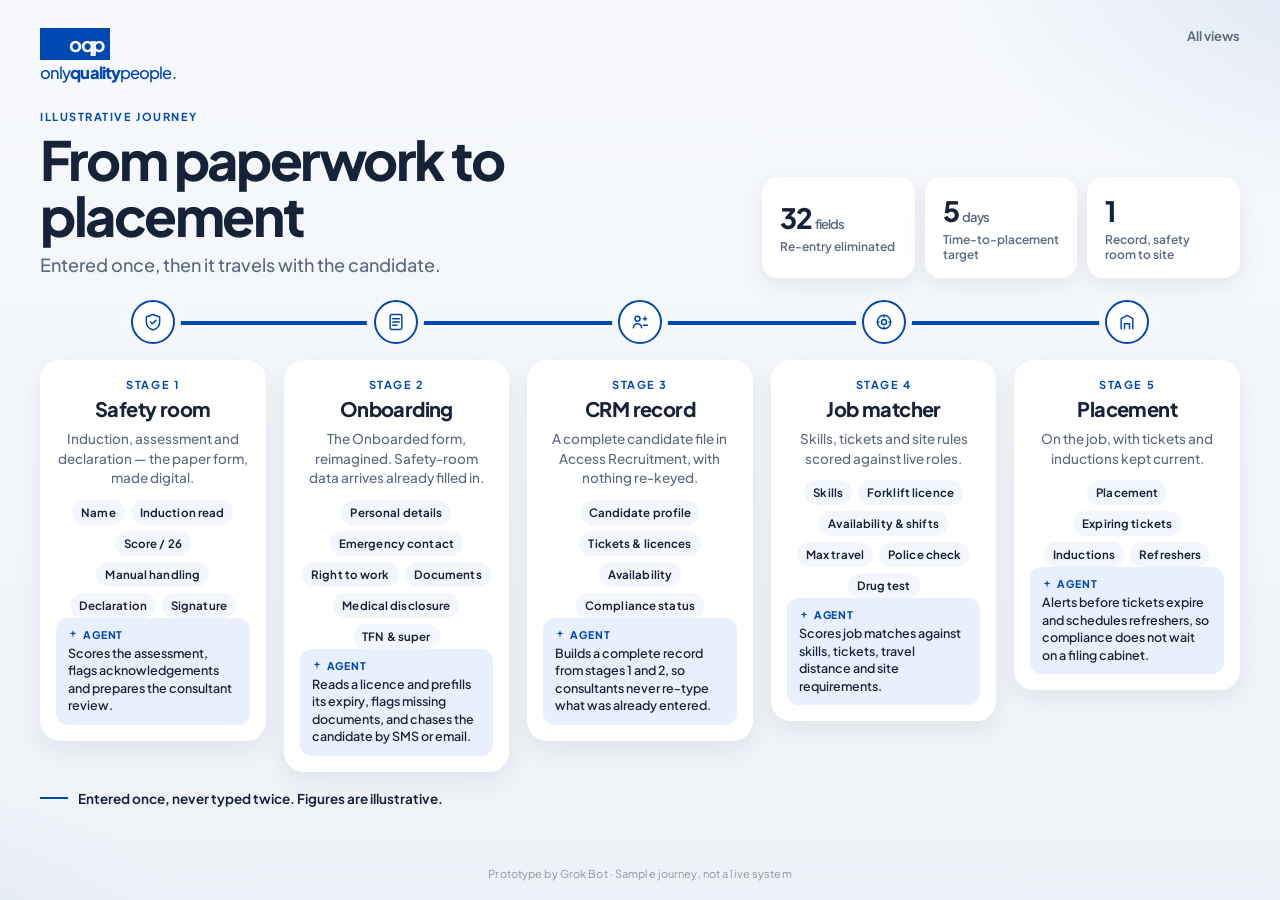
<file: journey.html>
<!DOCTYPE html>
<html lang="en-AU">
<head>
<meta charset="UTF-8">
<meta name="viewport" content="width=device-width, initial-scale=1">
<meta name="robots" content="noindex, nofollow">
<title>From paperwork to placement · Only Quality People</title>
<link rel="stylesheet" href="theme.css">
<style>
body{min-height:100dvh;display:flex;flex-direction:column}
.page{flex:1;max-width:1680px;margin:0 auto;padding:28px 40px 32px;width:100%;display:flex;flex-direction:column}
.hero{display:grid;grid-template-columns:1.3fr .9fr;gap:32px;align-items:end;margin:0 0 22px}
.eyebrow{margin:0 0 8px;font-size:11px;font-weight:700;letter-spacing:.14em;text-transform:uppercase;color:var(--blue)}
h1{margin:0 0 8px;font-size:clamp(36px,4.4vw,54px);letter-spacing:-.045em;color:var(--ink);line-height:1.05;font-weight:750}
.sub{margin:0;font-size:18px;color:var(--muted);font-weight:500;max-width:28em;line-height:1.45}
.stats{display:grid;grid-template-columns:repeat(3,1fr);gap:10px}
.stat{background:#fff;border-radius:16px;padding:16px 18px;box-shadow:var(--shadow-soft);display:flex;flex-direction:column;min-height:96px;justify-content:center}
.stat .n{font-size:28px;font-weight:750;letter-spacing:-.04em;color:var(--ink)}
.stat .n small{font-size:13px;font-weight:600;margin-left:.2em;color:var(--muted)}
.stat .l{font-size:12px;color:var(--muted);font-weight:600;margin-top:4px}
.illust{font-size:11px;font-weight:700;letter-spacing:.08em;text-transform:uppercase;color:var(--blue);margin:0 0 6px}

.flow{position:relative;display:grid;grid-template-columns:repeat(5,1fr);gap:18px;padding-top:0}
.col{display:flex;flex-direction:column;align-items:center;min-width:0}
.spine{position:absolute;left:10%;right:10%;top:21px;height:4px;z-index:0;pointer-events:none;background:var(--blue);border-radius:2px}
.spine svg{width:100%;height:18px;overflow:visible;display:block;margin-top:-7px}
.stage{background:#fff;border-radius:20px;padding:18px 16px 16px;box-shadow:var(--shadow-soft);position:relative;z-index:1;display:flex;flex-direction:column;min-height:280px;width:100%}
.ico{width:44px;height:44px;border-radius:50%;background:#fff;color:var(--blue);border:2.5px solid var(--blue);display:flex;align-items:center;justify-content:center;margin:0 auto 16px;position:relative;z-index:2;box-shadow:0 0 0 6px #F5F7FB}
.ico svg{width:20px;height:20px}
.stage .num{font-size:11px;font-weight:700;letter-spacing:.14em;text-transform:uppercase;color:var(--blue);margin:0 0 6px;text-align:center}
.stage h2{margin:0 0 8px;font-size:20px;letter-spacing:-.03em;color:var(--ink);font-weight:750;line-height:1.2;text-align:center}
.stage p.one{margin:0 0 12px;font-size:13.5px;color:var(--muted);line-height:1.45;font-weight:500;text-align:center}
.chips{display:flex;flex-wrap:wrap;gap:6px;justify-content:center}
.chip{background:var(--blue-mist);color:var(--ink);border-radius:999px;padding:5px 9px;font-size:11.5px;font-weight:650}
.agent{margin-top:auto;padding:10px 12px;border-radius:12px;background:var(--blue-soft);display:flex;flex-direction:column;gap:4px}
.agent .tag{display:inline-flex;align-items:center;gap:5px;font-size:10.5px;font-weight:750;letter-spacing:.08em;text-transform:uppercase;color:var(--blue)}
.agent p{margin:0;font-size:12.5px;line-height:1.4;color:var(--ink);font-weight:550}
.once{margin:18px 0 0;font-size:13.5px;font-weight:650;color:var(--ink);display:flex;align-items:center;gap:10px}
.once:before{content:"";width:28px;height:2px;background:var(--blue);display:inline-block}
@media(max-width:1100px){
  .hero{grid-template-columns:1fr;gap:18px}
  .stats{grid-template-columns:repeat(3,1fr)}
  .flow{grid-template-columns:1fr;gap:14px}
  .spine{display:none}
  .stage{min-height:0}
  .page{padding:22px 18px 28px}
  .ico{margin:0 auto 10px}
}
@media(prefers-reduced-motion:reduce){
  .spine .packet{display:none}
}

@media print{
  @page{size:A4 landscape;margin:8mm 10mm 9mm}
  html,body{background:#F5F7FB!important;-webkit-print-color-adjust:exact;print-color-adjust:exact;color-adjust:exact;min-height:auto!important}
  body{display:block}
  .page{max-width:none;padding:0;min-height:auto;display:flex;flex-direction:column}
  .site-header{margin-bottom:8px;padding-bottom:8px}
  .aside,.nav-link{display:none!important}
  .hero{grid-template-columns:1.35fr .9fr!important;gap:20px;margin:0 0 14px;align-items:end}
  h1{font-size:34px}
  .sub{font-size:14px}
  .stat{min-height:0;padding:10px 12px}
  .stat .n{font-size:22px}
  .stat .l{hyphens:none;-webkit-hyphens:none;overflow-wrap:normal;font-size:10.5px}
  .flow{grid-template-columns:repeat(5,1fr)!important;gap:12px;align-items:stretch}
  .col{display:flex;flex-direction:column}
  .col .stage{flex:1;min-height:58mm}
  .spine{display:block!important;background:#0048B2;height:4px;top:21px}
  .spine svg,.spine .packet{display:none!important}
  .stage{min-height:0;padding:14px 12px 12px;break-inside:avoid;box-shadow:0 1px 2px rgba(21,34,56,.06)}
  .stage h2{font-size:16px}
  .stage p.one{font-size:11.5px;margin:0 0 8px}
  .chip{font-size:10px;padding:4px 7px}
  .agent{display:flex!important;padding:8px 10px}
  .agent p{font-size:11px}
  .ico{margin:0 auto 12px;box-shadow:0 0 0 5px #F5F7FB}
  .once{margin:12px 0 0;font-size:11px}
  footer.credit{display:none}
  .leave-footer{display:flex!important;align-items:center;justify-content:space-between;gap:16px;margin-top:8px;padding-top:7px;border-top:1px solid #D7DEE8;font-size:9.5px;font-weight:550;color:#5B6573;line-height:1.4;letter-spacing:0;word-spacing:.04em}
  .leave-footer .meta{display:flex;flex-direction:column;gap:1px}
  .leave-footer strong{color:#152238;font-weight:700;letter-spacing:0;word-spacing:.08em}
  .leave-footer a{color:#0048B2;text-decoration:none;font-weight:650}
  .leave-footer img{width:18mm;height:18mm;flex:none}
}
.leave-footer{display:none}
</style>
</head>
<body>
  <div class="page">
    <header class="site-header">
      <a class="logo" href="index.html" aria-label="onlyqualitypeople">
        <span class="logo-mark">oqp</span>
        <span class="logo-word">only<b>quality</b>people.</span>
      </a>
      <div class="aside"><a class="nav-link" href="index.html">All views</a></div>
    </header>

    <div class="hero">
      <div>
        <p class="eyebrow">Illustrative journey</p>
        <h1>From paperwork to placement</h1>
        <p class="sub">Entered once, then it travels with the candidate.</p>
      </div>
      <div class="stats">
        <div class="stat"><div class="n">32<small> fields</small></div><div class="l">Re-entry eliminated</div></div>
        <div class="stat"><div class="n">5<small> days</small></div><div class="l">Time-to-placement target</div></div>
        <div class="stat"><div class="n">1</div><div class="l">Record, safety room to site</div></div>
      </div>
    </div>

    <div class="flow">
      <div class="spine" aria-hidden="true">
        <svg viewBox="0 0 1000 18" preserveAspectRatio="none">
          <line x1="0" y1="9" x2="1000" y2="9" stroke="#0048B2" stroke-width="3" stroke-linecap="round"/>
          <circle class="packet" r="6" fill="#0048B2" stroke="#fff" stroke-width="2">
            <animateMotion dur="4.8s" repeatCount="indefinite" path="M0 9 H1000"/>
          </circle>
        </svg>
      </div>

      <div class="col">
        <div class="ico" aria-hidden="true"><svg viewBox="0 0 24 24" fill="none" stroke="currentColor" stroke-width="1.8" stroke-linecap="round" stroke-linejoin="round"><path d="M12 3 l8 3v6c0 5-3.4 8.2-8 9.5C7.4 20.2 4 17 4 12V6l8-3z"/><path d="M9 12 l2.1 2.1 L15.5 10"/></svg></div>
        <article class="stage">
        
        <div class="num">Stage 1</div>
        <h2>Safety room</h2>
        <p class="one">Induction, assessment and declaration — the paper form, made digital.</p>
        <div class="chips">
          <span class="chip">Name</span><span class="chip">Induction read</span><span class="chip">Score / 26</span>
          <span class="chip">Manual handling</span><span class="chip">Declaration</span><span class="chip">Signature</span>
        </div>
        <div class="agent"><span class="tag"><svg width="10" height="10" viewBox="0 0 16 16" aria-hidden="true"><path d="M8 1.4l1.1 4.2L13.4 7 9.1 8.4 8 14.6 6.9 8.4 2.6 7l4.3-1.4z" fill="currentColor"/></svg> Agent</span>
          <p>Scores the assessment, flags acknowledgements and prepares the consultant review.</p></div>
      </article>
      </div>

      <div class="col">
        <div class="ico" aria-hidden="true"><svg viewBox="0 0 24 24" fill="none" stroke="currentColor" stroke-width="1.8" stroke-linecap="round" stroke-linejoin="round"><rect x="5" y="3" width="14" height="18" rx="2"/><path d="M8 8h8M8 12h8M8 16h5"/></svg></div>
        <article class="stage">
        
        <div class="num">Stage 2</div>
        <h2>Onboarding</h2>
        <p class="one">The Onboarded form, reimagined. Safety-room data arrives already filled in.</p>
        <div class="chips">
          <span class="chip">Personal details</span><span class="chip">Emergency contact</span><span class="chip">Right to work</span>
          <span class="chip">Documents</span><span class="chip">Medical disclosure</span><span class="chip">TFN &amp; super</span>
        </div>
        <div class="agent"><span class="tag"><svg width="10" height="10" viewBox="0 0 16 16" aria-hidden="true"><path d="M8 1.4l1.1 4.2L13.4 7 9.1 8.4 8 14.6 6.9 8.4 2.6 7l4.3-1.4z" fill="currentColor"/></svg> Agent</span>
          <p>Reads a licence and prefills its expiry, flags missing documents, and chases the candidate by SMS or email.</p></div>
      </article>
      </div>

      <div class="col">
        <div class="ico" aria-hidden="true"><svg viewBox="0 0 24 24" fill="none" stroke="currentColor" stroke-width="1.8" stroke-linecap="round" stroke-linejoin="round"><circle cx="9" cy="8" r="3"/><path d="M4 19c.4-3.2 2.6-5 5-5s4.6 1.8 5 5"/><path d="M16 8h4M18 6v4M16 16h5"/></svg></div>
        <article class="stage">
        
        <div class="num">Stage 3</div>
        <h2>CRM record</h2>
        <p class="one">A complete candidate file in Access Recruitment, with nothing re-keyed.</p>
        <div class="chips">
          <span class="chip">Candidate profile</span><span class="chip">Tickets &amp; licences</span>
          <span class="chip">Availability</span><span class="chip">Compliance status</span>
        </div>
        <div class="agent"><span class="tag"><svg width="10" height="10" viewBox="0 0 16 16" aria-hidden="true"><path d="M8 1.4l1.1 4.2L13.4 7 9.1 8.4 8 14.6 6.9 8.4 2.6 7l4.3-1.4z" fill="currentColor"/></svg> Agent</span>
          <p>Builds a complete record from stages 1 and 2, so consultants never re-type what was already entered.</p></div>
      </article>
      </div>

      <div class="col">
        <div class="ico" aria-hidden="true"><svg viewBox="0 0 24 24" fill="none" stroke="currentColor" stroke-width="1.8" stroke-linecap="round" stroke-linejoin="round"><circle cx="12" cy="12" r="8"/><circle cx="12" cy="12" r="3"/><path d="M12 4v2M12 18v2M4 12h2M18 12h2"/></svg></div>
        <article class="stage">
        
        <div class="num">Stage 4</div>
        <h2>Job matcher</h2>
        <p class="one">Skills, tickets and site rules scored against live roles.</p>
        <div class="chips">
          <span class="chip">Skills</span><span class="chip">Forklift licence</span><span class="chip">Availability &amp; shifts</span>
          <span class="chip">Max travel</span><span class="chip">Police check</span><span class="chip">Drug test</span>
        </div>
        <div class="agent"><span class="tag"><svg width="10" height="10" viewBox="0 0 16 16" aria-hidden="true"><path d="M8 1.4l1.1 4.2L13.4 7 9.1 8.4 8 14.6 6.9 8.4 2.6 7l4.3-1.4z" fill="currentColor"/></svg> Agent</span>
          <p>Scores job matches against skills, tickets, travel distance and site requirements.</p></div>
      </article>
      </div>

      <div class="col">
        <div class="ico" aria-hidden="true"><svg viewBox="0 0 24 24" fill="none" stroke="currentColor" stroke-width="1.8" stroke-linecap="round" stroke-linejoin="round"><path d="M5 20V8l7-4 7 4v12"/><path d="M9 20v-6h6v6"/></svg></div>
        <article class="stage">
        
        <div class="num">Stage 5</div>
        <h2>Placement</h2>
        <p class="one">On the job, with tickets and inductions kept current.</p>
        <div class="chips">
          <span class="chip">Placement</span><span class="chip">Expiring tickets</span>
          <span class="chip">Inductions</span><span class="chip">Refreshers</span>
        </div>
        <div class="agent"><span class="tag"><svg width="10" height="10" viewBox="0 0 16 16" aria-hidden="true"><path d="M8 1.4l1.1 4.2L13.4 7 9.1 8.4 8 14.6 6.9 8.4 2.6 7l4.3-1.4z" fill="currentColor"/></svg> Agent</span>
          <p>Alerts before tickets expire and schedules refreshers, so compliance does not wait on a filing cabinet.</p></div>
      </article>
      </div>
    </div>
    <p class="once">Entered once, never typed twice. Figures are illustrative.</p>
  </div>
  <footer class="credit">Prototype by Grok Bot · Sample journey, not a live system</footer>
  <footer class="leave-footer">
    <div class="meta">
      <strong>Prototype by Grok&nbsp;Bot</strong>
      <span>Illustrative journey — not a live system. Sample data only.</span>
      <span class="leave-url"></span>
    </div>
  </footer>
</body>
</html>
</file>
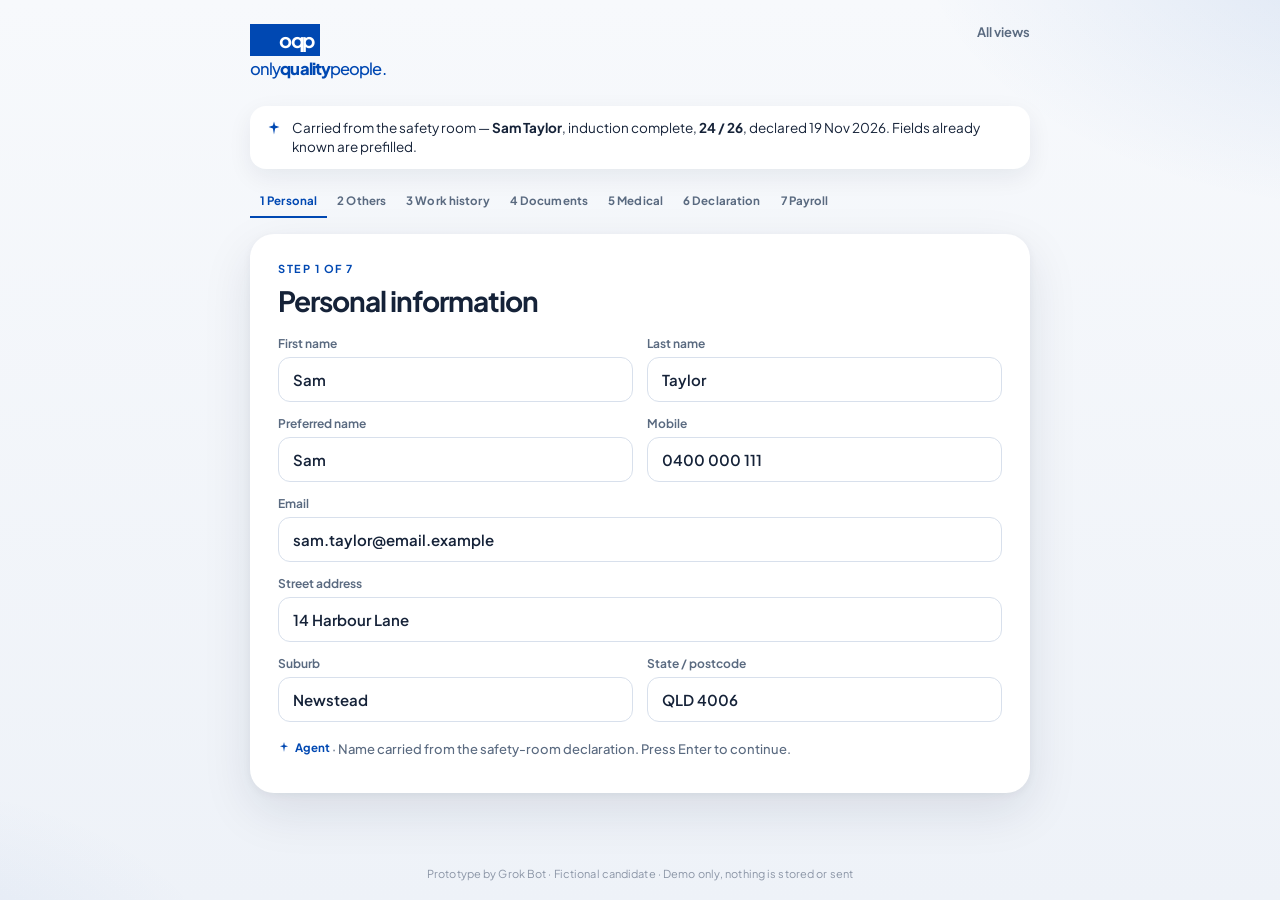
<file: onboarding.html>
<!DOCTYPE html>
<html lang="en-AU">
<head>
<meta charset="UTF-8">
<meta name="viewport" content="width=device-width, initial-scale=1">
<meta name="robots" content="noindex, nofollow">
<title>Onboarding · Only Quality People</title>
<link rel="stylesheet" href="theme.css">
<style>
body{min-height:100dvh;display:flex;flex-direction:column}
.page{flex:1;width:100%;max-width:820px;margin:0 auto;padding:24px 20px 40px}
.carry{background:#fff;border-radius:16px;padding:12px 16px;box-shadow:var(--shadow-soft);display:flex;align-items:flex-start;gap:10px;margin-bottom:16px;font-size:13.5px;line-height:1.45;color:var(--ink)}
.carry svg{flex:none;margin-top:2px;color:var(--blue)}
.carry strong{color:var(--ink)}
.steps{display:flex;gap:0;margin:0 0 16px;overflow:auto;padding:0}
.steps button{appearance:none;border:0;background:transparent;color:var(--muted);font:inherit;font-size:11.5px;font-weight:700;letter-spacing:.01em;padding:8px 10px;white-space:nowrap;cursor:pointer;border-bottom:2px solid transparent}
.steps button.on{color:var(--blue);border-bottom-color:var(--blue)}
.steps button.done{color:var(--ok-ink)}
.card{background:#fff;border-radius:24px;padding:28px 28px 24px;box-shadow:var(--shadow);min-height:0;display:flex;flex-direction:column}
.kicker{font-size:11px;font-weight:700;letter-spacing:.14em;text-transform:uppercase;color:var(--blue);margin:0 0 8px}
h1{margin:0 0 18px;font-size:28px;letter-spacing:-.035em;color:var(--ink)}
.grid{display:grid;grid-template-columns:1fr 1fr;gap:14px}
.field{display:flex;flex-direction:column;gap:6px}
.field.span{grid-column:1/-1}
.field label{font-size:12px;font-weight:650;color:var(--muted)}
.field input,.field select{border:1px solid var(--line);border-radius:12px;padding:12px 14px;font-size:15px;font-weight:600;color:var(--ink);background:#fff}
.field input:focus,.field select:focus{outline:2px solid var(--blue);outline-offset:2px;border-color:transparent}
.field input[readonly]{background:var(--blue-mist)}
.toggles{display:flex;flex-wrap:wrap;gap:8px}
.toggle{appearance:none;border:1px solid var(--line);background:#fff;border-radius:999px;padding:8px 12px;font-size:13.5px;font-weight:650;color:var(--ink);cursor:pointer}
.toggle[aria-pressed="true"]{background:var(--blue);color:#fff;border-color:var(--blue)}
.docs{display:grid;gap:10px}
.doc{border:1px solid var(--line);border-radius:16px;padding:14px 16px;display:grid;grid-template-columns:auto 1fr auto;gap:12px;align-items:center}
.doc .ico{width:40px;height:40px;border-radius:10px;background:var(--blue-soft);color:var(--blue);display:flex;align-items:center;justify-content:center}
.doc h3{margin:0;font-size:15px;color:var(--ink)}
.doc p{margin:3px 0 0;font-size:12.5px;color:var(--ok-ink);font-weight:600}
.doc.missing p{color:#8A5A12}
.badge{font-size:11px;font-weight:700;background:var(--ok-bg);color:var(--ok-ink);border-radius:999px;padding:4px 8px}
.badge.miss{background:#F8EED9;color:#8A5A12}
.legal{font-size:15px;line-height:1.55}
.agree{display:flex;align-items:flex-start;gap:10px;margin:12px 0;font-size:14.5px;font-weight:600;cursor:pointer}
.agree input{margin-top:3px;accent-color:#0048B2}
.hint{margin-top:auto;padding-top:18px;font-size:13px;color:var(--muted);font-weight:500}
.ai{display:inline-flex;align-items:center;gap:5px;font-size:11.5px;font-weight:700;color:var(--blue)}
.ai svg{width:12px;height:12px}
@media(max-width:600px){.grid{grid-template-columns:1fr}.card{padding:22px 18px}}
</style>
</head>
<body>
  <div class="page">
    <header class="site-header">
      <a class="logo" href="index.html" aria-label="onlyqualitypeople">
        <span class="logo-mark">oqp</span>
        <span class="logo-word">only<b>quality</b>people.</span>
      </a>
      <div class="aside"><a class="nav-link" href="index.html">All views</a></div>
    </header>

    <div class="carry">
      <svg width="16" height="16" viewBox="0 0 16 16" aria-hidden="true"><path d="M8 1.4l1.1 4.2L13.4 7 9.1 8.4 8 14.6 6.9 8.4 2.6 7l4.3-1.4z" fill="currentColor"/></svg>
      <div>Carried from the safety room — <strong>Sam Taylor</strong>, induction complete, <strong>24 / 26</strong>, declared 19 Nov 2026. Fields already known are prefilled.</div>
    </div>

    <div class="steps" id="stepper" role="tablist"></div>
    <div class="card" id="panel"></div>
  </div>
  <footer class="credit">Prototype by Grok Bot · Fictional candidate · Demo only, nothing is stored or sent</footer>
<script>
const STEPS = ["Personal","Others","Work history","Documents","Medical","Declaration","Payroll"];
const params=new URLSearchParams(location.search);
const shot=params.get("shot")||params.get("step");
const startMap={personal:0,others:1,work:2,documents:3,docs:3,medical:4,declaration:5,payroll:6};
let step = startMap[(shot||"").toLowerCase()] ?? 0;
const medical = [
  "Allergies or sensitivities","Asthma or breathing","Back, neck or joint injury",
  "Heart or blood pressure","Hearing or vision","Previous workplace injury",
  "Current medication","Any other condition to declare"
];
const medState = medical.map(()=>false);
const agreed=[true,true,false];
let autoTimer=null;

const spark = `<span class="ai"><svg viewBox="0 0 16 16" aria-hidden="true"><path d="M8 1.4l1.1 4.2L13.4 7 9.1 8.4 8 14.6 6.9 8.4 2.6 7l4.3-1.4z" fill="currentColor"/></svg> Agent</span>`;

function field(label, value, extra="", name=""){
  return `<div class="field ${extra}"><label>${label}</label><input type="text" data-req="1" name="${name}" value="${value}"></div>`;
}
const docIco=`<svg width="20" height="20" viewBox="0 0 24 24" fill="none" stroke="currentColor" stroke-width="1.8"><rect x="6" y="3" width="12" height="18" rx="2"/><path d="M9 8h6M9 12h6M9 16h4"/></svg>`;

function views(){
  return [
    `<p class="kicker">Step 1 of 7</p><h1>Personal information</h1>
     <div class="grid">
       ${field("First name","Sam","","first")}
       ${field("Last name","Taylor","","last")}
       ${field("Preferred name","Sam","","pref")}
       ${field("Mobile","0400 000 111","","mobile")}
       ${field("Email","sam.taylor@email.example","span","email")}
       ${field("Street address","14 Harbour Lane","span","street")}
       ${field("Suburb","Newstead","","suburb")}
       ${field("State / postcode","QLD 4006","","state")}
     </div>
     <p class="hint">${spark} · Name carried from the safety-room declaration. Press Enter to continue.</p>`,

    `<p class="kicker">Step 2 of 7</p><h1>Others</h1>
     <h2 style="font-size:16px;color:var(--ink);margin:0 0 10px">Emergency contact</h2>
     <div class="grid">
       ${field("Name","Alex Taylor")}
       ${field("Relationship","Sister")}
       ${field("Mobile","0400 000 222","span")}
     </div>
     <h2 style="font-size:16px;color:var(--ink);margin:22px 0 10px">Right to work &amp; availability</h2>
     <div class="grid">
       ${field("Right to work","Australian citizen")}
       ${field("Police check","Willing to obtain")}
       ${field("Availability","Monday–Friday, including early shifts")}
       ${field("Max travel","30 km")}
     </div>
     <p class="hint">Press Enter to continue.</p>`,

    `<p class="kicker">Step 3 of 7</p><h1>Work history</h1>
     <div class="grid">
       ${field("Most recent role","Warehouse operative")}
       ${field("Employer","Northshore Logistics")}
       ${field("From","Mar 2024")}
       ${field("To","Current")}
       ${field("Previous role","Picker packer")}
       ${field("Employer","Riverbend Fulfilment")}
     </div>
     <p class="hint">Fictional history for this prototype. Press Enter to continue.</p>`,

    `<p class="kicker">Step 4 of 7</p><h1>Documents</h1>
     <div class="docs">
       <div class="doc"><div class="ico">${docIco}</div><div><h3>NSW Driver Licence</h3><p>Detected · expires Mar 2029</p></div><span class="badge">Read</span></div>
       <div class="doc"><div class="ico">${docIco}</div><div><h3>White Card (CPC)</h3><p>Detected · expires Nov 2027</p></div><span class="badge">Read</span></div>
       <div class="doc"><div class="ico">${docIco}</div><div><h3>High Risk Work — Forklift (LF)</h3><p>Detected · expires Jul 2028</p></div><span class="badge">Read</span></div>
       <div class="doc"><div class="ico">${docIco}</div><div><h3>Medicare card</h3><p>Detected</p></div><span class="badge">Read</span></div>
       <div class="doc missing"><div class="ico">${docIco}</div><div><h3>Proof of ID — passport or birth certificate</h3><p>Still needed</p></div><span class="badge miss">Flagged</span></div>
     </div>
     <p class="hint">${spark} · Reads the uploaded licence and prefills its expiry. Missing items are flagged. Press Enter to continue.</p>`,

    `<p class="kicker">Step 5 of 7</p><h1>Medical disclosure</h1>
     <p class="hint" style="margin-top:0;margin-bottom:14px;padding:0">Tap any that apply. All start unselected — nothing is assumed.</p>
     <div class="toggles" id="meds">${medical.map((m,i)=>`<button class="toggle" type="button" data-i="${i}" aria-pressed="${medState[i]?"true":"false"}">${m}</button>`).join("")}</div>
     <p class="hint">A yes opens a short follow-up in a live form. Press Enter to continue.</p>`,

    `<p class="kicker">Step 6 of 7</p><h1>Candidate declaration</h1>
     <div class="legal"><p>I declare that the information I have given is true and complete, and I agree to notify Only Quality People if my circumstances change.</p></div>
     <label class="agree"><input type="checkbox" data-ag="0" ${agreed[0]?"checked":""}> I agree to the Privacy Policy</label>
     <label class="agree"><input type="checkbox" data-ag="1" ${agreed[1]?"checked":""}> I agree to the Workplace Health and Safety Policy</label>
     <label class="agree"><input type="checkbox" data-ag="2" ${agreed[2]?"checked":""}> I agree to my information being shared with a host site for a placement</label>
     <p class="hint">Tick all three to continue, or press Enter when they are complete.</p>`,

    `<p class="kicker">Step 7 of 7</p><h1>Payroll pack</h1>
     <div class="grid">
       ${field("Tax file number declaration","Pre-filled from personal details","span")}
       ${field("Superannuation fund","Ready to choose")}
       ${field("Member number","—")}
       ${field("Bank account","•••• 4321")}
       ${field("Account name","Sam Taylor")}
     </div>
     <p class="hint">${spark} · Pre-fills the TFN declaration from personal details already entered. Press Enter to finish.</p>`
  ];
}

function fieldsComplete(panel){
  if(step===4) return true; // medical optional
  if(step===3) return true; // documents reviewed; one flagged
  if(step===5) return agreed.every(Boolean);
  const ins=[...panel.querySelectorAll("input[data-req]")];
  if(!ins.length) return true;
  return ins.every(i=>i.value.trim().length>0);
}

function goNext(){
  if(step<STEPS.length-1){ step++; render(); }
  else { window.location.href="admin.html"; }
}

function scheduleAdvance(){
  clearTimeout(autoTimer);
  const panel=document.getElementById("panel");
  if(!fieldsComplete(panel)) return;
  if(step===3 || step===4) return; // review steps: Enter only, so the tiles can be read
  autoTimer=setTimeout(goNext, 700);
}

function render(){
  const st=document.getElementById("stepper");
  st.innerHTML = STEPS.map((s,i)=>`<button type="button" class="${i===step?"on":""} ${i<step?"done":""}" data-s="${i}">${i+1} ${s}</button>`).join("");
  st.querySelectorAll("button").forEach(b=>b.addEventListener("click",()=>{step=+b.dataset.s; render();}));
  const panel=document.getElementById("panel");
  panel.innerHTML = views()[step];
  panel.querySelectorAll("input[type=text]").forEach(inp=>{
    inp.addEventListener("input", scheduleAdvance);
    inp.addEventListener("keydown", e=>{
      if(e.key==="Enter"){ e.preventDefault(); if(fieldsComplete(panel)) goNext(); }
    });
  });
  panel.querySelectorAll(".toggle").forEach(btn=>{
    btn.addEventListener("click",()=>{
      const i=+btn.dataset.i;
      medState[i]=!medState[i];
      btn.setAttribute("aria-pressed", medState[i]?"true":"false");
    });
  });
  panel.querySelectorAll("input[data-ag]").forEach(box=>{
    box.addEventListener("change",()=>{
      agreed[+box.dataset.ag]=box.checked;
      scheduleAdvance();
    });
  });
  document.onkeydown = (e)=>{
    if(e.key!=="Enter") return;
    if(e.target && e.target.tagName==="INPUT" && e.target.type==="text") return;
    if(fieldsComplete(panel)){ e.preventDefault(); goNext(); }
  };
}
render();
</script>
</body>
</html>
</file>
<file: theme.css>
@font-face{
  font-family:"Plus Jakarta Sans";
  src:url("plus-jakarta-sans.woff") format("woff");
  font-weight:200 800;
  font-style:normal;
  font-display:swap;
}
:root{
  --blue:#0048B2;
  --blue-deep:#003A94;
  --blue-ink:#002E78;
  --blue-soft:#E7F0FC;
  --blue-mist:#F3F7FD;
  --ink:#152238;
  --muted:#5A6A80;
  --paper:#F5F7FB;
  --paper-2:#E8EEF6;
  --card:#FFFFFF;
  --line:#D8E0EC;
  --ok:#1F7A4D;
  --ok-bg:#E7F6EE;
  --ok-ink:#145C39;
  --bad:#B42318;
  --bad-bg:#FCECEC;
  --bad-ink:#8A1A12;
  --shadow:0 18px 50px rgba(21,34,56,.10), 0 2px 8px rgba(21,34,56,.05);
  --shadow-soft:0 8px 24px rgba(21,34,56,.07);
  --radius:24px;
  --font:"Plus Jakarta Sans", Inter, "Segoe UI", system-ui, sans-serif;
}
*{box-sizing:border-box}
html,body{margin:0;padding:0}
body{
  font-family:var(--font);
  color:var(--ink);
  background:
    radial-gradient(900px 520px at 110% -8%, rgba(0,72,178,.12), transparent 55%),
    radial-gradient(720px 420px at -10% 110%, rgba(0,72,178,.07), transparent 50%),
    linear-gradient(180deg, #F7F9FC 0%, #EEF2F8 100%);
  min-height:100dvh;
  -webkit-font-smoothing:antialiased;
  text-rendering:optimizeLegibility;
}
button,input,textarea,select{font-family:inherit}
[hidden]{display:none!important}

/* Logo — sampled from OQP lockup: royal blue block 2.22:1, letters right-weighted, wordmark wider */
.logo{display:flex;flex-direction:column;align-items:flex-start;gap:5px;text-decoration:none;color:var(--blue);flex:none}
.logo-mark{
  display:flex;align-items:center;justify-content:flex-end;
  width:70px;height:32px;padding:0 6px 1px 0;
  background:var(--blue);color:#fff;
  font-weight:700;font-size:20px;letter-spacing:-.07em;line-height:1;
}
.logo-word{font-size:16.5px;font-weight:500;letter-spacing:-.055em;line-height:1;color:var(--blue);white-space:nowrap}
.logo-word b{font-weight:800}

.site-header{
  display:flex;align-items:flex-start;justify-content:space-between;gap:16px;
  width:100%;margin:0 0 28px;
}
.site-header .aside{display:flex;align-items:center;gap:16px}
.site-header a.nav-link{color:var(--muted);text-decoration:none;font-size:13px;font-weight:650}
.site-header a.nav-link:hover{color:var(--ink)}

.btn{
  appearance:none;border:0;background:var(--blue);color:#fff;border-radius:14px;
  padding:14px 22px;font-size:16px;font-weight:700;letter-spacing:-.01em;cursor:pointer;
  transition:transform .15s ease, background .15s ease, opacity .15s ease;
}
.btn:hover{background:var(--blue-deep);transform:translateY(-1px)}
.btn:focus-visible{outline:2px solid var(--blue);outline-offset:3px}
.btn:disabled{opacity:.38;cursor:default;transform:none}
.btn.ghost{background:transparent;color:var(--ink);border:1px solid var(--line)}
.chip{display:inline-flex;align-items:center;border-radius:999px;padding:5px 10px;font-size:12px;font-weight:700;letter-spacing:.01em}
.chip.ok{background:var(--ok-bg);color:var(--ok-ink)}
.chip.warn{background:#F8EED9;color:#8A5A12}
.chip.wait{background:var(--blue-soft);color:var(--blue-ink)}
.credit{width:100%;margin:0;padding:20px;font-size:11px;color:#8B95A6;letter-spacing:.01em;text-align:center}
@media(prefers-reduced-motion:reduce){
  .btn{transition:none}
}
</file>
